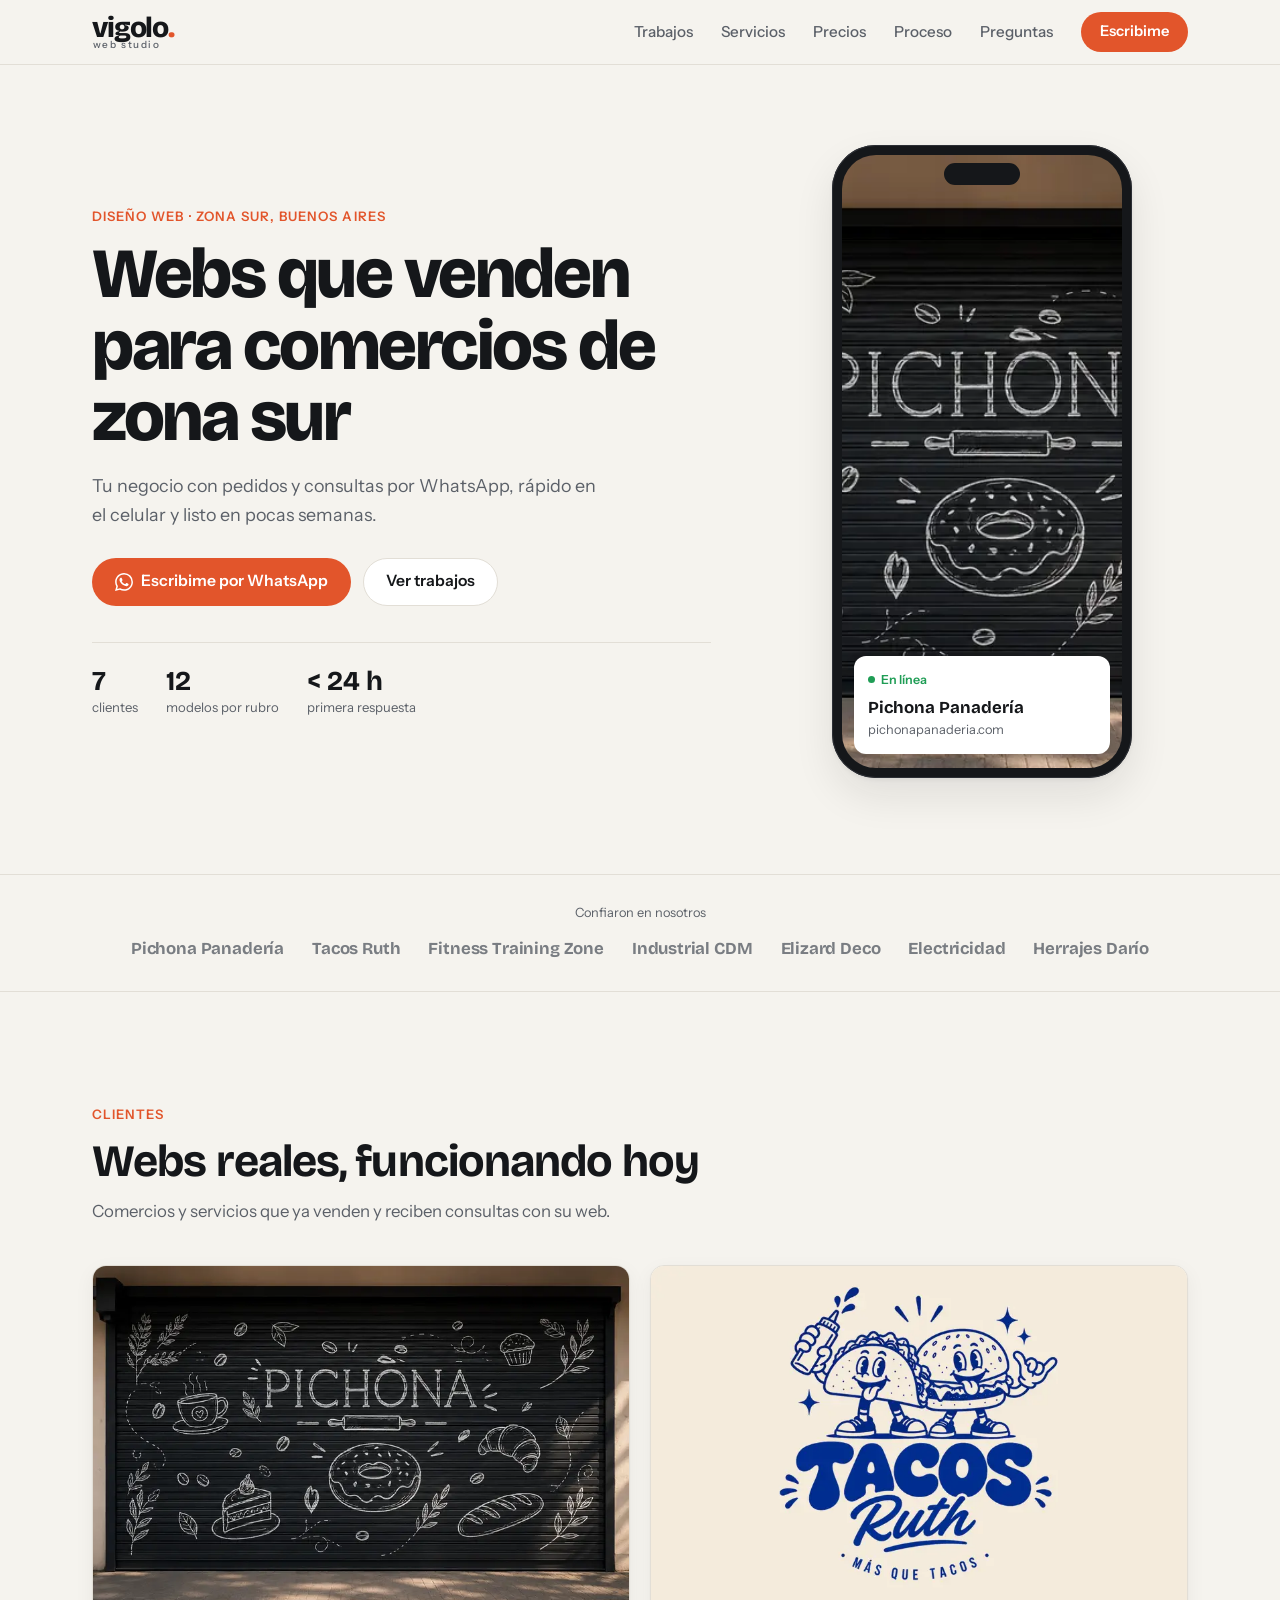
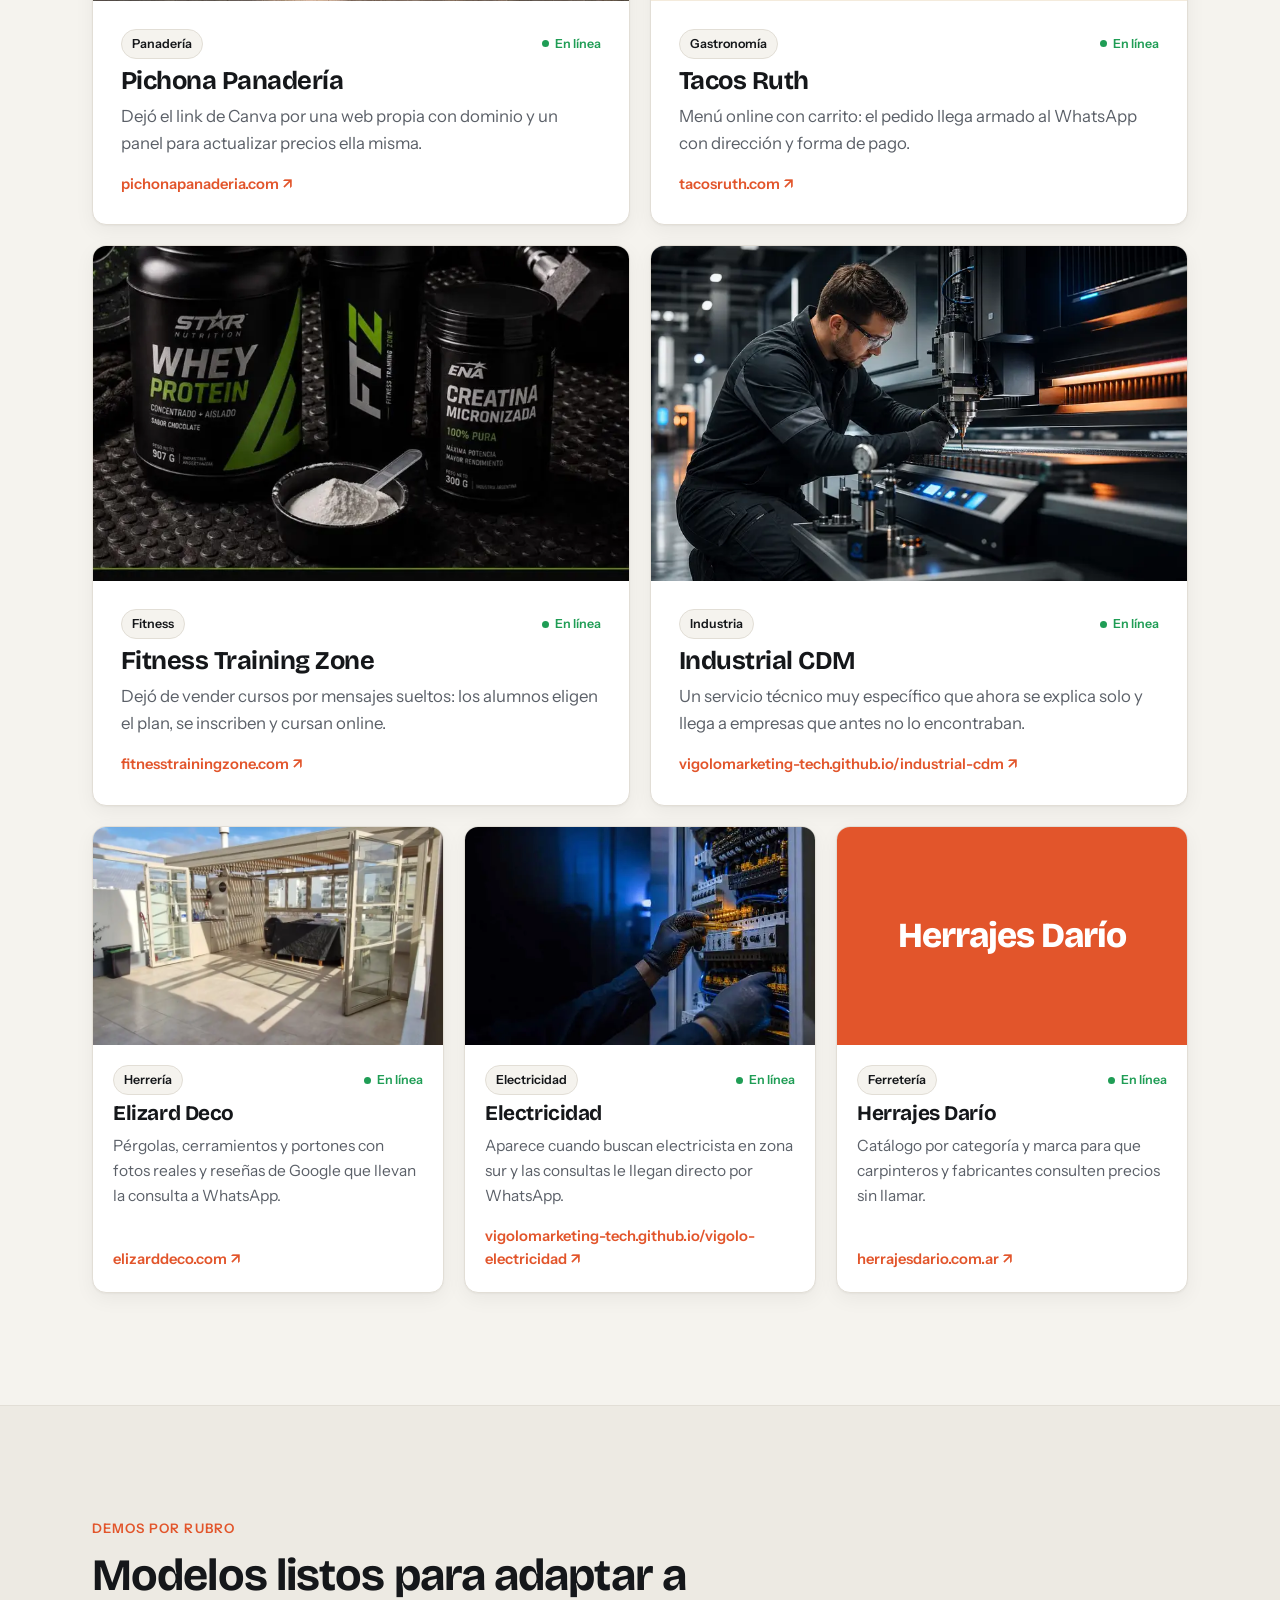
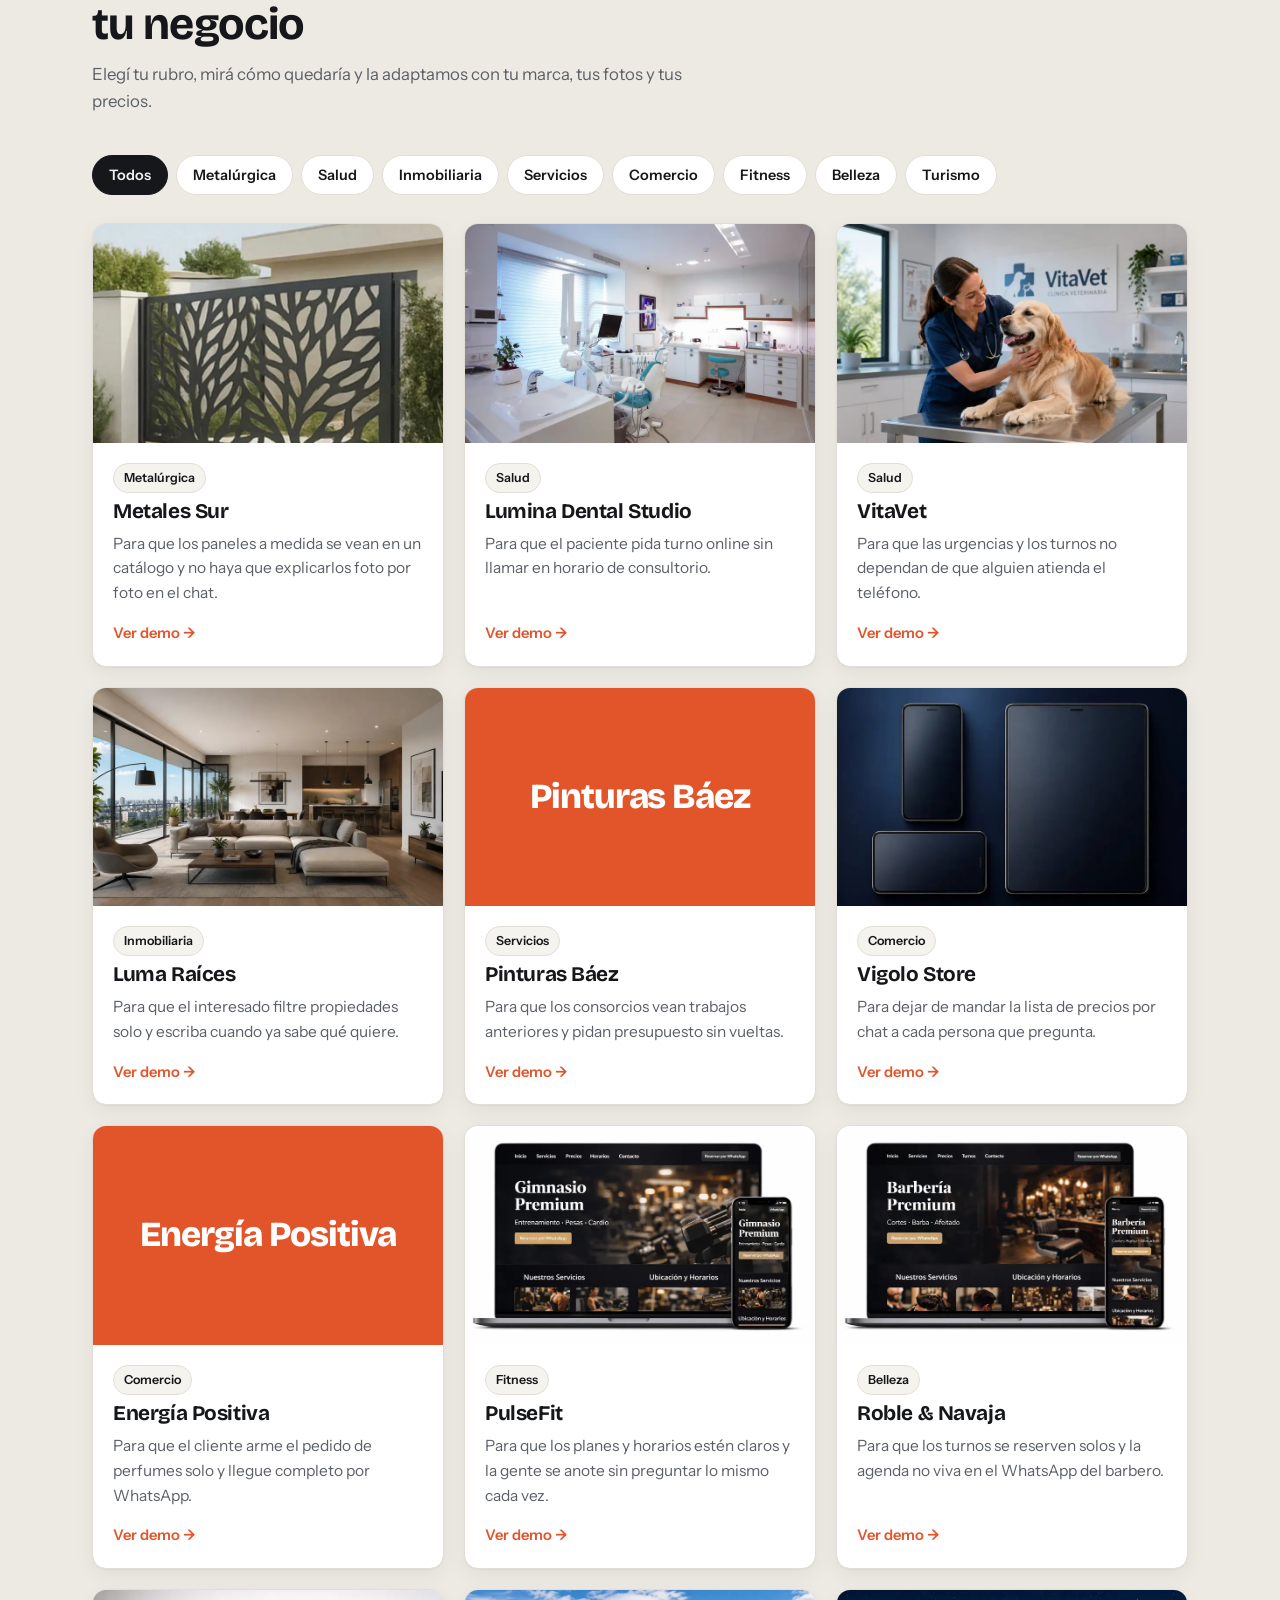
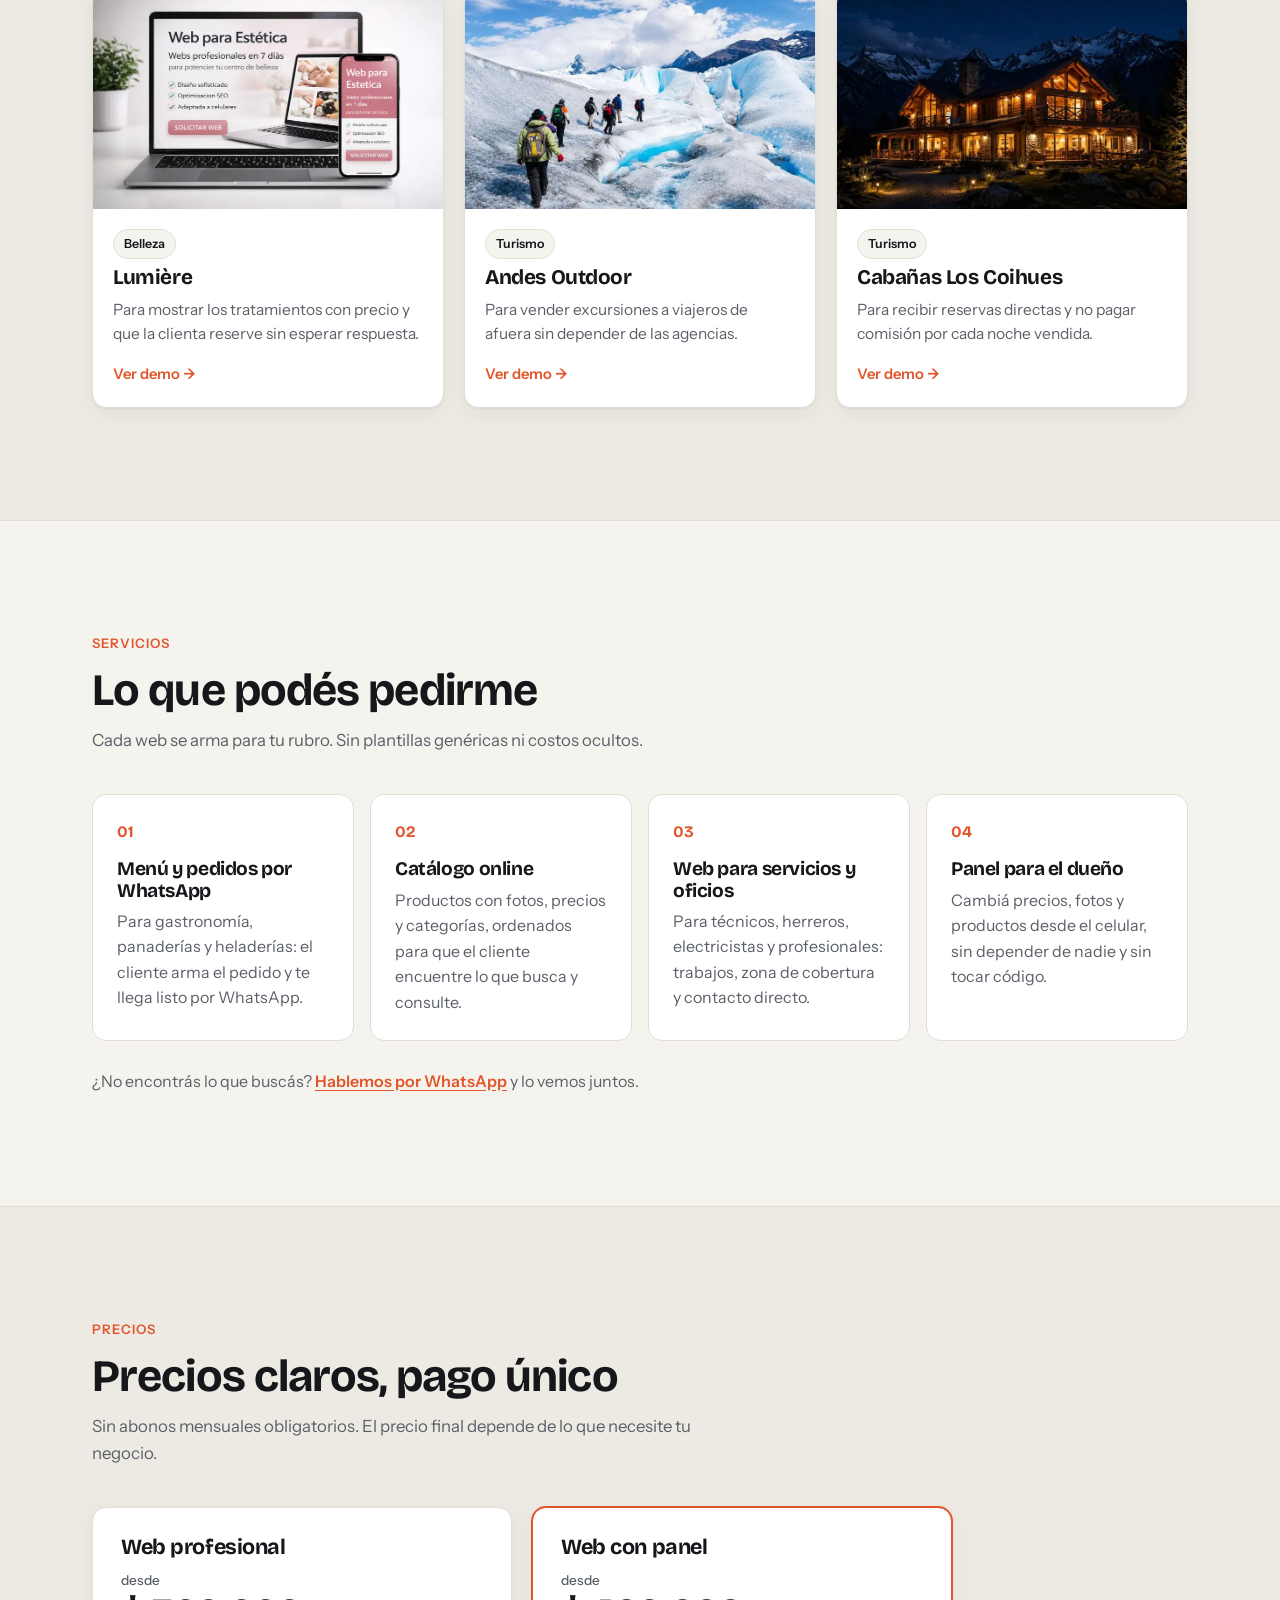
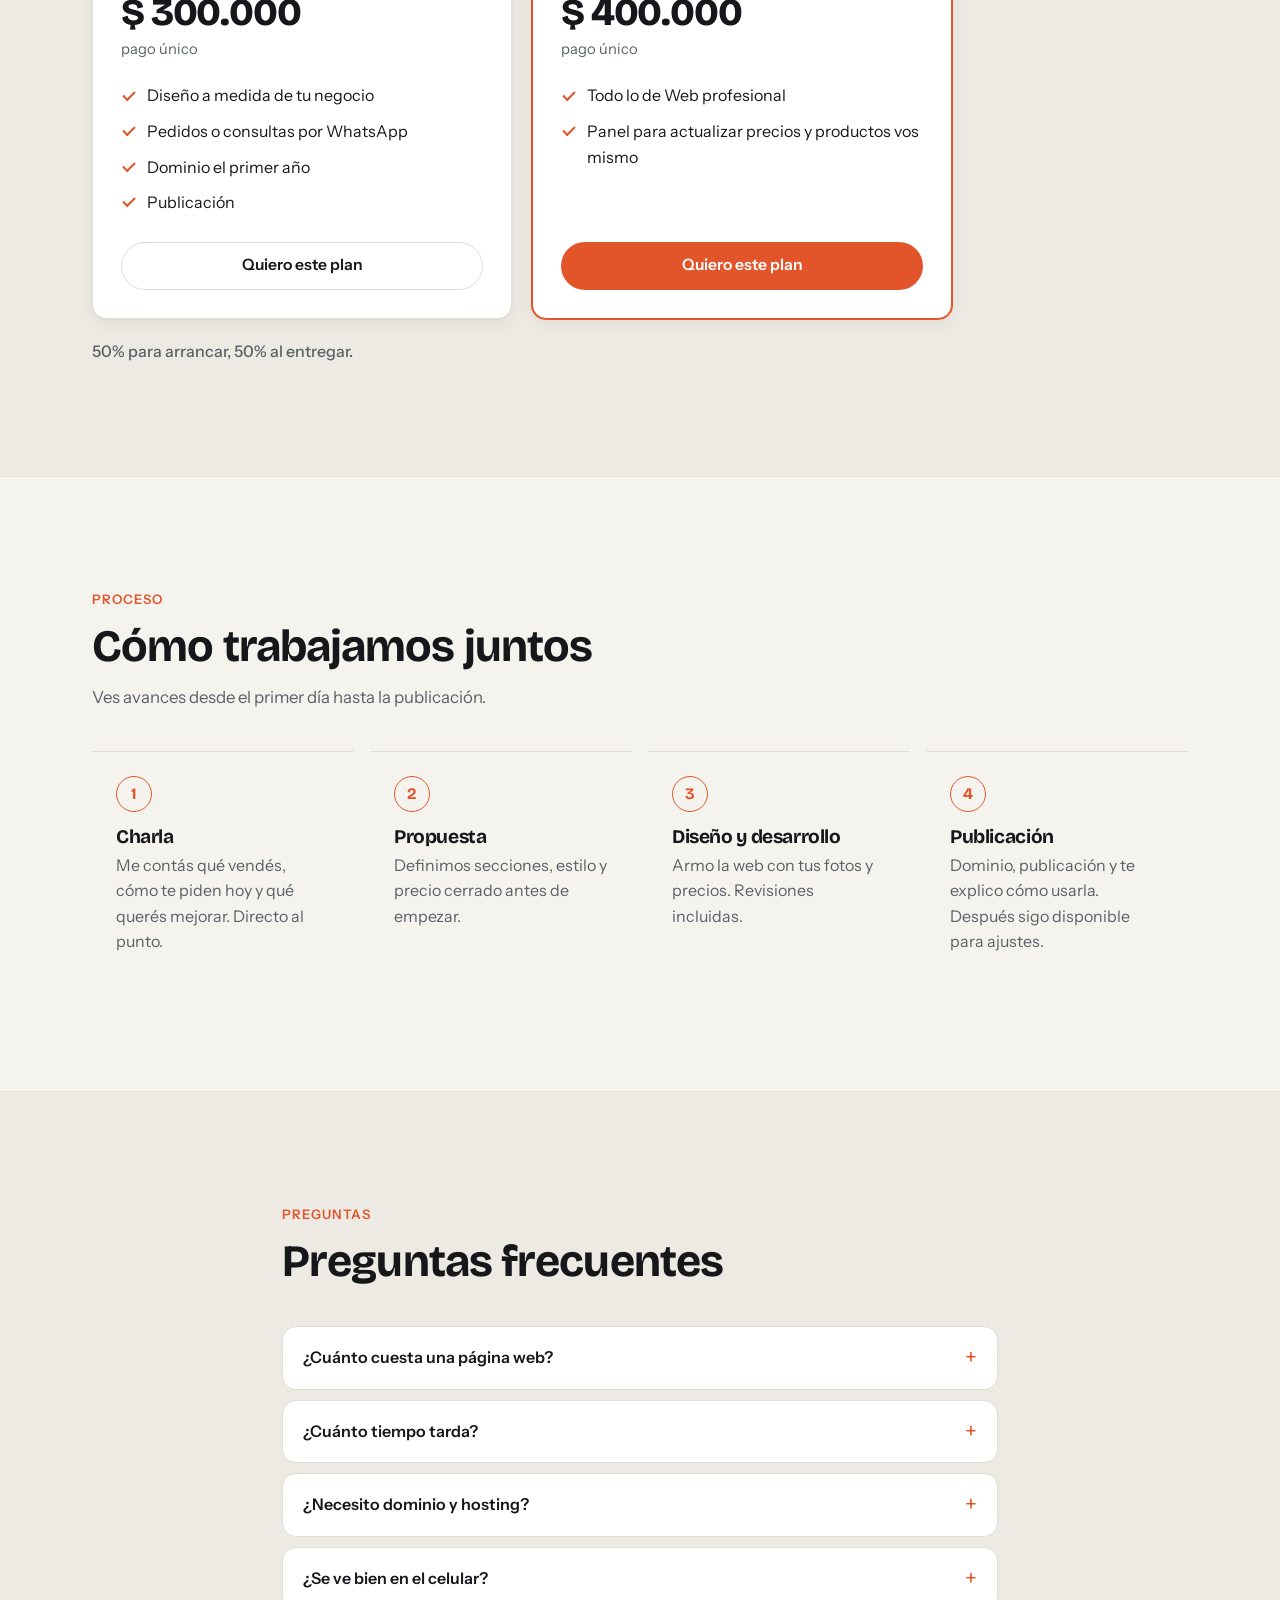
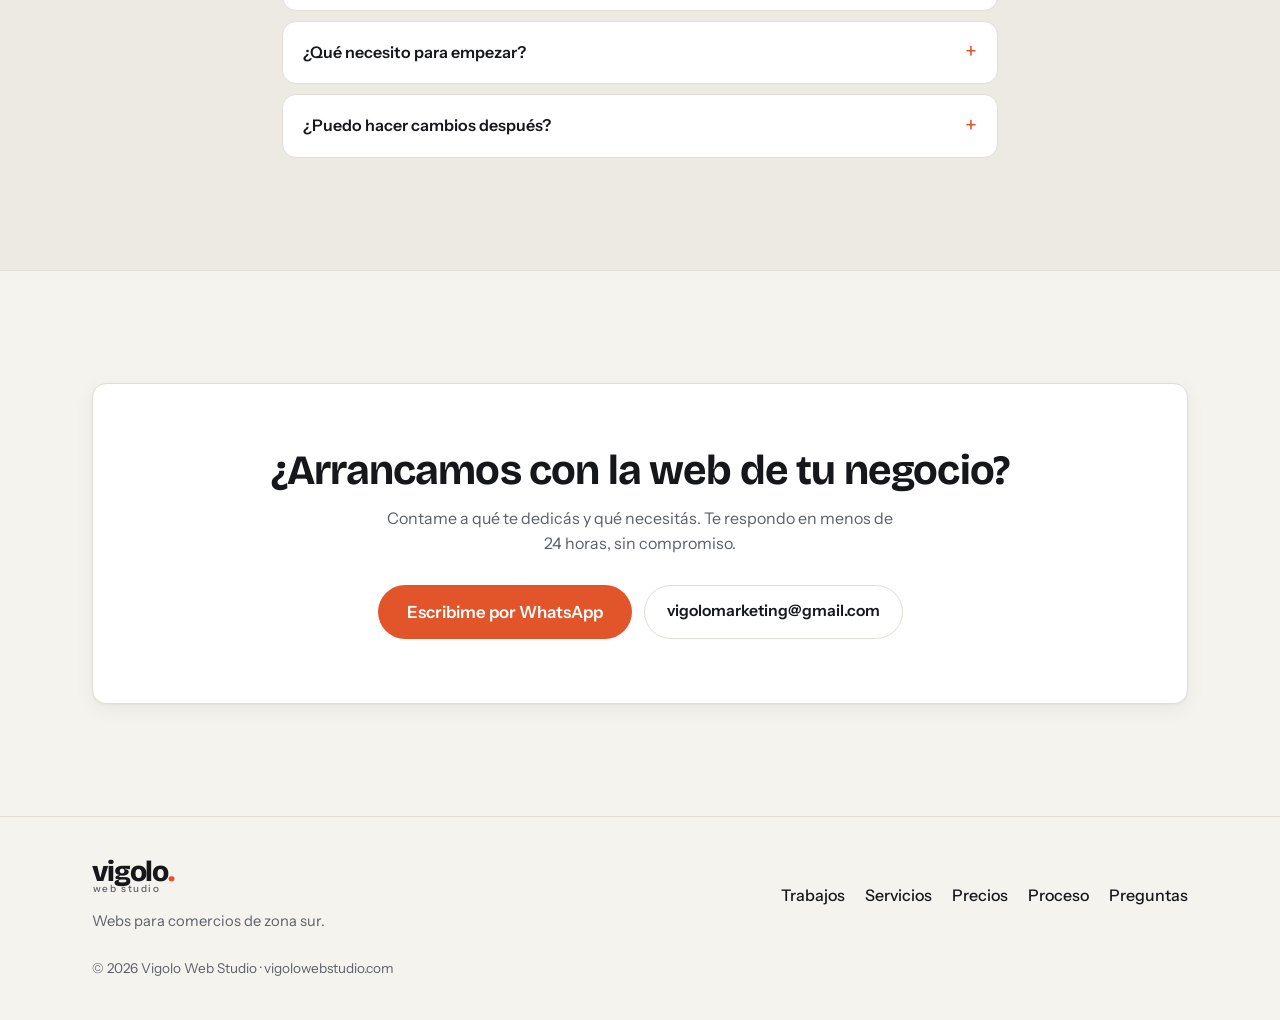
<file: index.html>
<!DOCTYPE html>
<html lang="es">
<head>
  <meta charset="UTF-8" />
  <meta name="viewport" content="width=device-width, initial-scale=1.0" />
  <script>document.documentElement.classList.add('js')</script>

  <link rel="icon" type="image/svg+xml" href="favicon.svg" />

  <!-- SEO primario -->
  <title>Vigolo Web Studio | Webs que venden para comercios de zona sur</title>
  <meta name="description" content="Webs para comercios de zona sur: pedidos y consultas por WhatsApp, diseño a medida y rápidas en el celular. Mirá trabajos reales y precios." />
  <meta name="robots" content="index, follow" />
  <link rel="canonical" href="https://vigolowebstudio.com/" />

  <!-- Open Graph -->
  <meta property="og:type" content="website" />
  <meta property="og:url" content="https://vigolowebstudio.com/" />
  <meta property="og:title" content="Vigolo Web Studio | Webs que venden para comercios de zona sur" />
  <meta property="og:description" content="Pedidos y consultas por WhatsApp, diseño a medida y rápidas en el celular. Mirá trabajos reales y precios." />
  <meta property="og:site_name" content="Vigolo Web Studio" />
  <meta property="og:locale" content="es_AR" />
  <meta property="og:image" content="https://vigolowebstudio.com/img/og.jpg" />
  <meta property="og:image:width" content="1200" />
  <meta property="og:image:height" content="630" />
  <meta property="og:image:alt" content="vigolo web studio — Webs que venden para comercios de zona sur" />

  <!-- Twitter Card -->
  <meta name="twitter:card" content="summary_large_image" />
  <meta name="twitter:title" content="Vigolo Web Studio | Webs que venden para comercios de zona sur" />
  <meta name="twitter:description" content="Pedidos y consultas por WhatsApp, diseño a medida y rápidas en el celular." />
  <meta name="twitter:image" content="https://vigolowebstudio.com/img/og.jpg" />

  <meta name="theme-color" content="#F5F3EE" media="(prefers-color-scheme: light)" />
  <meta name="theme-color" content="#121316" media="(prefers-color-scheme: dark)" />

  <!-- Fonts -->
  <link rel="preconnect" href="https://fonts.googleapis.com" />
  <link rel="preconnect" href="https://fonts.gstatic.com" crossorigin />
  <link href="https://fonts.googleapis.com/css2?family=Bricolage+Grotesque:opsz,wght@12..96,600..800&family=Instrument+Sans:wght@400..700&display=swap" rel="stylesheet" />

  <link rel="stylesheet" href="style.css" />
</head>

<body>

  <a class="skip-link" href="#main-content">Ir al contenido principal</a>

  <!-- ═══════════════════════════════════════════ HEADER -->
  <header class="header">
    <div class="container nav">
      <a href="#" class="logo" aria-label="Vigolo Web Studio — Inicio">
        <svg class="logo__svg" viewBox="0 0 124 40" aria-hidden="true">
          <text class="logo__word" x="0" y="25">vigolo<tspan class="logo__dot">.</tspan></text>
          <text class="logo__sub" x="1" y="37">web studio</text>
        </svg>
      </a>

      <button class="nav__toggle" aria-label="Abrir menú" aria-expanded="false" aria-controls="main-nav">
        <span></span>
        <span></span>
        <span></span>
      </button>

      <nav class="nav__menu" id="main-nav" aria-label="Navegación principal">
        <a href="#trabajos">Trabajos</a>
        <a href="#servicios">Servicios</a>
        <a href="#precios">Precios</a>
        <a href="#proceso">Proceso</a>
        <a href="#preguntas">Preguntas</a>
        <a
          class="btn btn--primary btn--sm"
          href="https://wa.me/5491128074105?text=Hola%2C%20quiero%20cotizar%20una%20p%C3%A1gina%20web%20para%20mi%20negocio.%20%C2%BFMe%20pas%C3%A1s%20info%3F"
          target="_blank"
          rel="noopener noreferrer"
        >Escribime</a>
      </nav>
    </div>
  </header>

  <main id="main-content">

    <!-- ═══════════════════════════════════════════ HERO -->
    <section class="hero">
      <div class="container hero__grid">

        <div class="hero__content fade-up">
          <p class="eyebrow">Diseño web · Zona sur, Buenos Aires</p>
          <h1>Webs que venden para comercios de zona sur</h1>
          <p class="hero__subtitle">Tu negocio con pedidos y consultas por WhatsApp, rápido en el celular y listo en pocas semanas.</p>

          <div class="hero__actions">
            <a
              class="btn btn--primary"
              href="https://wa.me/5491128074105?text=Hola%2C%20quiero%20cotizar%20una%20p%C3%A1gina%20web%20para%20mi%20negocio.%20%C2%BFMe%20pas%C3%A1s%20info%3F"
              target="_blank"
              rel="noopener noreferrer"
            >
              <svg width="18" height="18" viewBox="0 0 24 24" fill="currentColor" aria-hidden="true"><path d="M17.472 14.382c-.297-.149-1.758-.867-2.03-.967-.273-.099-.471-.148-.67.15-.197.297-.767.966-.94 1.164-.173.199-.347.223-.644.075-.297-.15-1.255-.463-2.39-1.475-.883-.788-1.48-1.761-1.653-2.059-.173-.297-.018-.458.13-.606.134-.133.298-.347.446-.52.149-.174.198-.298.298-.497.099-.198.05-.371-.025-.52-.075-.149-.669-1.612-.916-2.207-.242-.579-.487-.5-.669-.51-.173-.008-.371-.01-.57-.01-.198 0-.52.074-.792.372-.272.297-1.04 1.016-1.04 2.479 0 1.462 1.065 2.875 1.213 3.074.149.198 2.096 3.2 5.077 4.487.709.306 1.262.489 1.694.625.712.227 1.36.195 1.871.118.571-.085 1.758-.719 2.006-1.413.248-.694.248-1.289.173-1.413-.074-.124-.272-.198-.57-.347m-5.421 7.403h-.004a9.87 9.87 0 01-5.031-1.378l-.361-.214-3.741.982.998-3.648-.235-.374a9.86 9.86 0 01-1.51-5.26c.001-5.45 4.436-9.884 9.888-9.884 2.64 0 5.122 1.03 6.988 2.898a9.825 9.825 0 012.893 6.994c-.003 5.45-4.437 9.884-9.885 9.884m8.413-18.297A11.815 11.815 0 0012.05 0C5.495 0 .16 5.335.157 11.892c0 2.096.547 4.142 1.588 5.945L.057 24l6.305-1.654a11.882 11.882 0 005.683 1.448h.005c6.554 0 11.89-5.335 11.893-11.893a11.821 11.821 0 00-3.48-8.413z"/></svg>
              Escribime por WhatsApp
            </a>
            <a class="btn btn--secondary" href="#trabajos">Ver trabajos</a>
          </div>

          <dl class="hero__stats">
            <div><dt>clientes</dt><dd id="stat-clientes">—</dd></div>
            <div><dt>modelos por rubro</dt><dd id="stat-demos">—</dd></div>
            <div><dt>primera respuesta</dt><dd>&lt; 24 h</dd></div>
          </dl>
        </div>

        <!-- Celular con un cliente real (el primer destacado de proyectos.js) -->
        <a class="phone fade-up" id="hero-phone" href="https://pichonapanaderia.com" target="_blank" rel="noopener noreferrer" aria-label="Ver web de Pichona Panadería">
          <span class="phone__notch" aria-hidden="true"></span>
          <span class="phone__screen">
            <img id="hero-phone-img" src="img/pichona.webp" alt="Pichona Panadería" width="800" height="533" />
            <span class="phone__caption">
              <span class="live">En línea</span>
              <strong id="hero-phone-name">Pichona Panadería</strong>
              <small id="hero-phone-domain">pichonapanaderia.com</small>
            </span>
          </span>
        </a>

      </div>
    </section>

    <!-- ═══════════════════════════════════════════ FRANJA DE CLIENTES -->
    <section class="clients-strip" aria-label="Clientes">
      <div class="container">
        <p class="clients-strip__label">Confiaron en nosotros</p>
        <ul class="clients-strip__list" id="clients-strip"></ul>
      </div>
    </section>

    <!-- ═══════════════════════════════════════════ TRABAJOS -->
    <section id="trabajos" class="section" aria-labelledby="clientes-title">
      <div class="container">
        <div class="section__head fade-up">
          <p class="eyebrow">Clientes</p>
          <h2 id="clientes-title">Webs reales, funcionando hoy</h2>
          <p>Comercios y servicios que ya venden y reciben consultas con su web.</p>
        </div>

        <!-- Las cards salen de proyectos.js -->
        <div class="grid grid--featured" id="clientes-destacados"></div>
        <div class="grid" id="clientes-grid"></div>
      </div>
    </section>

    <section id="demos" class="section section--alt" aria-labelledby="demos-title">
      <div class="container">
        <div class="section__head fade-up">
          <p class="eyebrow">Demos por rubro</p>
          <h2 id="demos-title">Modelos listos para adaptar a tu negocio</h2>
          <p>Elegí tu rubro, mirá cómo quedaría y la adaptamos con tu marca, tus fotos y tus precios.</p>
        </div>

        <div class="chips" id="demos-chips" role="group" aria-label="Filtrar demos por rubro"></div>
        <div class="grid" id="demos-grid"></div>
      </div>
    </section>

    <!-- ═══════════════════════════════════════════ SERVICIOS -->
    <section id="servicios" class="section" aria-labelledby="servicios-title">
      <div class="container">
        <div class="section__head fade-up">
          <p class="eyebrow">Servicios</p>
          <h2 id="servicios-title">Lo que podés pedirme</h2>
          <p>Cada web se arma para tu rubro. Sin plantillas genéricas ni costos ocultos.</p>
        </div>

        <div class="services-grid">
          <article class="service-card fade-up">
            <span class="service-card__n">01</span>
            <h3>Menú y pedidos por WhatsApp</h3>
            <p>Para gastronomía, panaderías y heladerías: el cliente arma el pedido y te llega listo por WhatsApp.</p>
          </article>
          <article class="service-card fade-up">
            <span class="service-card__n">02</span>
            <h3>Catálogo online</h3>
            <p>Productos con fotos, precios y categorías, ordenados para que el cliente encuentre lo que busca y consulte.</p>
          </article>
          <article class="service-card fade-up">
            <span class="service-card__n">03</span>
            <h3>Web para servicios y oficios</h3>
            <p>Para técnicos, herreros, electricistas y profesionales: trabajos, zona de cobertura y contacto directo.</p>
          </article>
          <article class="service-card fade-up">
            <span class="service-card__n">04</span>
            <h3>Panel para el dueño</h3>
            <p>Cambiá precios, fotos y productos desde el celular, sin depender de nadie y sin tocar código.</p>
          </article>
        </div>

        <p class="services-note">
          ¿No encontrás lo que buscás?
          <a href="https://wa.me/5491128074105?text=Hola%2C%20tengo%20una%20idea%20para%20mi%20web.%20%C2%BFPodemos%20hablar%3F" target="_blank" rel="noopener noreferrer">Hablemos por WhatsApp</a>
          y lo vemos juntos.
        </p>
      </div>
    </section>

    <!-- ═══════════════════════════════════════════ PRECIOS -->
    <section id="precios" class="section section--alt" aria-labelledby="precios-title">
      <div class="container">
        <div class="section__head fade-up">
          <p class="eyebrow">Precios</p>
          <h2 id="precios-title">Precios claros, pago único</h2>
          <p>Sin abonos mensuales obligatorios. El precio final depende de lo que necesite tu negocio.</p>
        </div>

        <!-- Los planes salen del objeto PRECIOS en proyectos.js -->
        <div class="pricing" id="precios-grid"></div>
        <p class="pricing__note" id="precios-nota"></p>
      </div>
    </section>

    <!-- ═══════════════════════════════════════════ PROCESO -->
    <section id="proceso" class="section" aria-labelledby="proceso-title">
      <div class="container">
        <div class="section__head fade-up">
          <p class="eyebrow">Proceso</p>
          <h2 id="proceso-title">Cómo trabajamos juntos</h2>
          <p>Ves avances desde el primer día hasta la publicación.</p>
        </div>

        <ol class="steps">
          <li class="step fade-up">
            <span class="step__n">1</span>
            <h3>Charla</h3>
            <p>Me contás qué vendés, cómo te piden hoy y qué querés mejorar. Directo al punto.</p>
          </li>
          <li class="step fade-up">
            <span class="step__n">2</span>
            <h3>Propuesta</h3>
            <p>Definimos secciones, estilo y precio cerrado antes de empezar.</p>
          </li>
          <li class="step fade-up">
            <span class="step__n">3</span>
            <h3>Diseño y desarrollo</h3>
            <p>Armo la web con tus fotos y precios. Revisiones incluidas.</p>
          </li>
          <li class="step fade-up">
            <span class="step__n">4</span>
            <h3>Publicación</h3>
            <p>Dominio, publicación y te explico cómo usarla. Después sigo disponible para ajustes.</p>
          </li>
        </ol>
      </div>
    </section>

    <!-- ═══════════════════════════════════════════ TESTIMONIOS
         SECCIÓN LISTA PARA ACTIVAR — quitá los comentarios cuando tengas testimonios reales.
         Agregá los datos del cliente en cada .testimonial-card.
    ═══════════════════════════════════════════════════════════
    <section id="testimonios" class="section" aria-labelledby="testimonios-title">
      <div class="container">
        <div class="section__head fade-up">
          <p class="eyebrow">Testimonios</p>
          <h2 id="testimonios-title">Lo que dicen nuestros clientes</h2>
          <p>Resultados reales de negocios que confiaron en Vigolo Web Studio.</p>
        </div>

        <div class="testimonials-grid">

          <div class="testimonial-card fade-up">
            <div class="testimonial-card__stars" aria-label="5 estrellas">★★★★★</div>
            <p class="testimonial-card__text">"Descripción del cliente sobre cómo mejoró su negocio con la web. Breve, directo, con resultado concreto."</p>
            <div class="testimonial-card__author">
              <strong>Nombre del Cliente</strong>
              <span>Rubro · Ciudad</span>
            </div>
          </div>

          <div class="testimonial-card fade-up">
            <div class="testimonial-card__stars" aria-label="5 estrellas">★★★★★</div>
            <p class="testimonial-card__text">"Otro testimonio real con resultado medible. Ej: 'Desde que lancé la web recibo 3 consultas por semana por WhatsApp.'"</p>
            <div class="testimonial-card__author">
              <strong>Nombre del Cliente</strong>
              <span>Rubro · Ciudad</span>
            </div>
          </div>

          <div class="testimonial-card fade-up">
            <div class="testimonial-card__stars" aria-label="5 estrellas">★★★★★</div>
            <p class="testimonial-card__text">"Tercer testimonio. Podés agregar más cards siguiendo esta estructura. Mínimo 3 para que la sección tenga peso."</p>
            <div class="testimonial-card__author">
              <strong>Charly</strong>
              <span>Fitness Training Zone · Buenos Aires</span>
            </div>
          </div>

        </div>
      </div>
    </section>
    -->

    <!-- ═══════════════════════════════════════════ PREGUNTAS -->
    <section id="preguntas" class="section section--alt" aria-labelledby="preguntas-title">
      <div class="container container--narrow">
        <div class="section__head fade-up">
          <p class="eyebrow">Preguntas</p>
          <h2 id="preguntas-title">Preguntas frecuentes</h2>
        </div>

        <div class="faq">
          <details>
            <summary>¿Cuánto cuesta una página web?</summary>
            <p>Los precios arrancan en los valores de la sección <a href="#precios">Precios</a>, en un solo pago. Si tu proyecto necesita algo más, te paso un presupuesto cerrado antes de empezar.</p>
          </details>
          <details>
            <summary>¿Cuánto tiempo tarda?</summary>
            <p>Una web simple puede estar lista en pocos días; una con catálogo o panel, en una a tres semanas. Depende sobre todo de que tengamos las fotos y los precios.</p>
          </details>
          <details>
            <summary>¿Necesito dominio y hosting?</summary>
            <p>El dominio del primer año está incluido y la publicación también. Si ya tenés dominio, lo usamos sin problema.</p>
          </details>
          <details>
            <summary>¿Se ve bien en el celular?</summary>
            <p>Sí, siempre. La mayoría de tus clientes va a entrar desde Instagram en el celular, así que la web se diseña primero para ahí.</p>
          </details>
          <details>
            <summary>¿Qué necesito para empezar?</summary>
            <p>Contarme de tu negocio y pasarme logo, fotos, precios y datos de contacto. Si te falta algo, lo resolvemos juntos.</p>
          </details>
          <details>
            <summary>¿Puedo hacer cambios después?</summary>
            <p>Sí. Con el plan con panel cambiás precios y productos vos mismo; y para cualquier otro ajuste me escribís.</p>
          </details>
        </div>
      </div>
    </section>

    <!-- ═══════════════════════════════════════════ CONTACTO -->
    <section id="contacto" class="section" aria-labelledby="contacto-title">
      <div class="container">
        <div class="contact fade-up">
          <h2 id="contacto-title">¿Arrancamos con la web de tu negocio?</h2>
          <p>Contame a qué te dedicás y qué necesitás. Te respondo en menos de 24 horas, sin compromiso.</p>
          <div class="contact__actions">
            <a
              class="btn btn--primary btn--lg"
              href="https://wa.me/5491128074105?text=Hola%2C%20quiero%20cotizar%20una%20p%C3%A1gina%20web%20para%20mi%20negocio.%20%C2%BFMe%20pas%C3%A1s%20info%3F"
              target="_blank"
              rel="noopener noreferrer"
            >Escribime por WhatsApp</a>
            <a class="btn btn--secondary" href="mailto:vigolomarketing@gmail.com">vigolomarketing@gmail.com</a>
          </div>
        </div>
      </div>
    </section>

  </main>

  <!-- ═══════════════════════════════════════════ FOOTER -->
  <footer class="footer">
    <div class="container footer__inner">
      <div>
        <a href="#" class="logo" aria-label="Vigolo Web Studio — Inicio">
          <svg class="logo__svg" viewBox="0 0 124 40" aria-hidden="true">
            <text class="logo__word" x="0" y="25">vigolo<tspan class="logo__dot">.</tspan></text>
            <text class="logo__sub" x="1" y="37">web studio</text>
          </svg>
        </a>
        <p class="footer__tagline">Webs para comercios de zona sur.</p>
      </div>
      <nav class="footer__nav" aria-label="Navegación de pie de página">
        <a href="#trabajos">Trabajos</a>
        <a href="#servicios">Servicios</a>
        <a href="#precios">Precios</a>
        <a href="#proceso">Proceso</a>
        <a href="#preguntas">Preguntas</a>
      </nav>
      <p class="footer__copy">© <span id="year"></span> Vigolo Web Studio · vigolowebstudio.com</p>
    </div>
  </footer>

  <script src="proyectos.js"></script>
  <script src="main.js"></script>
</body>
</html>
</file>
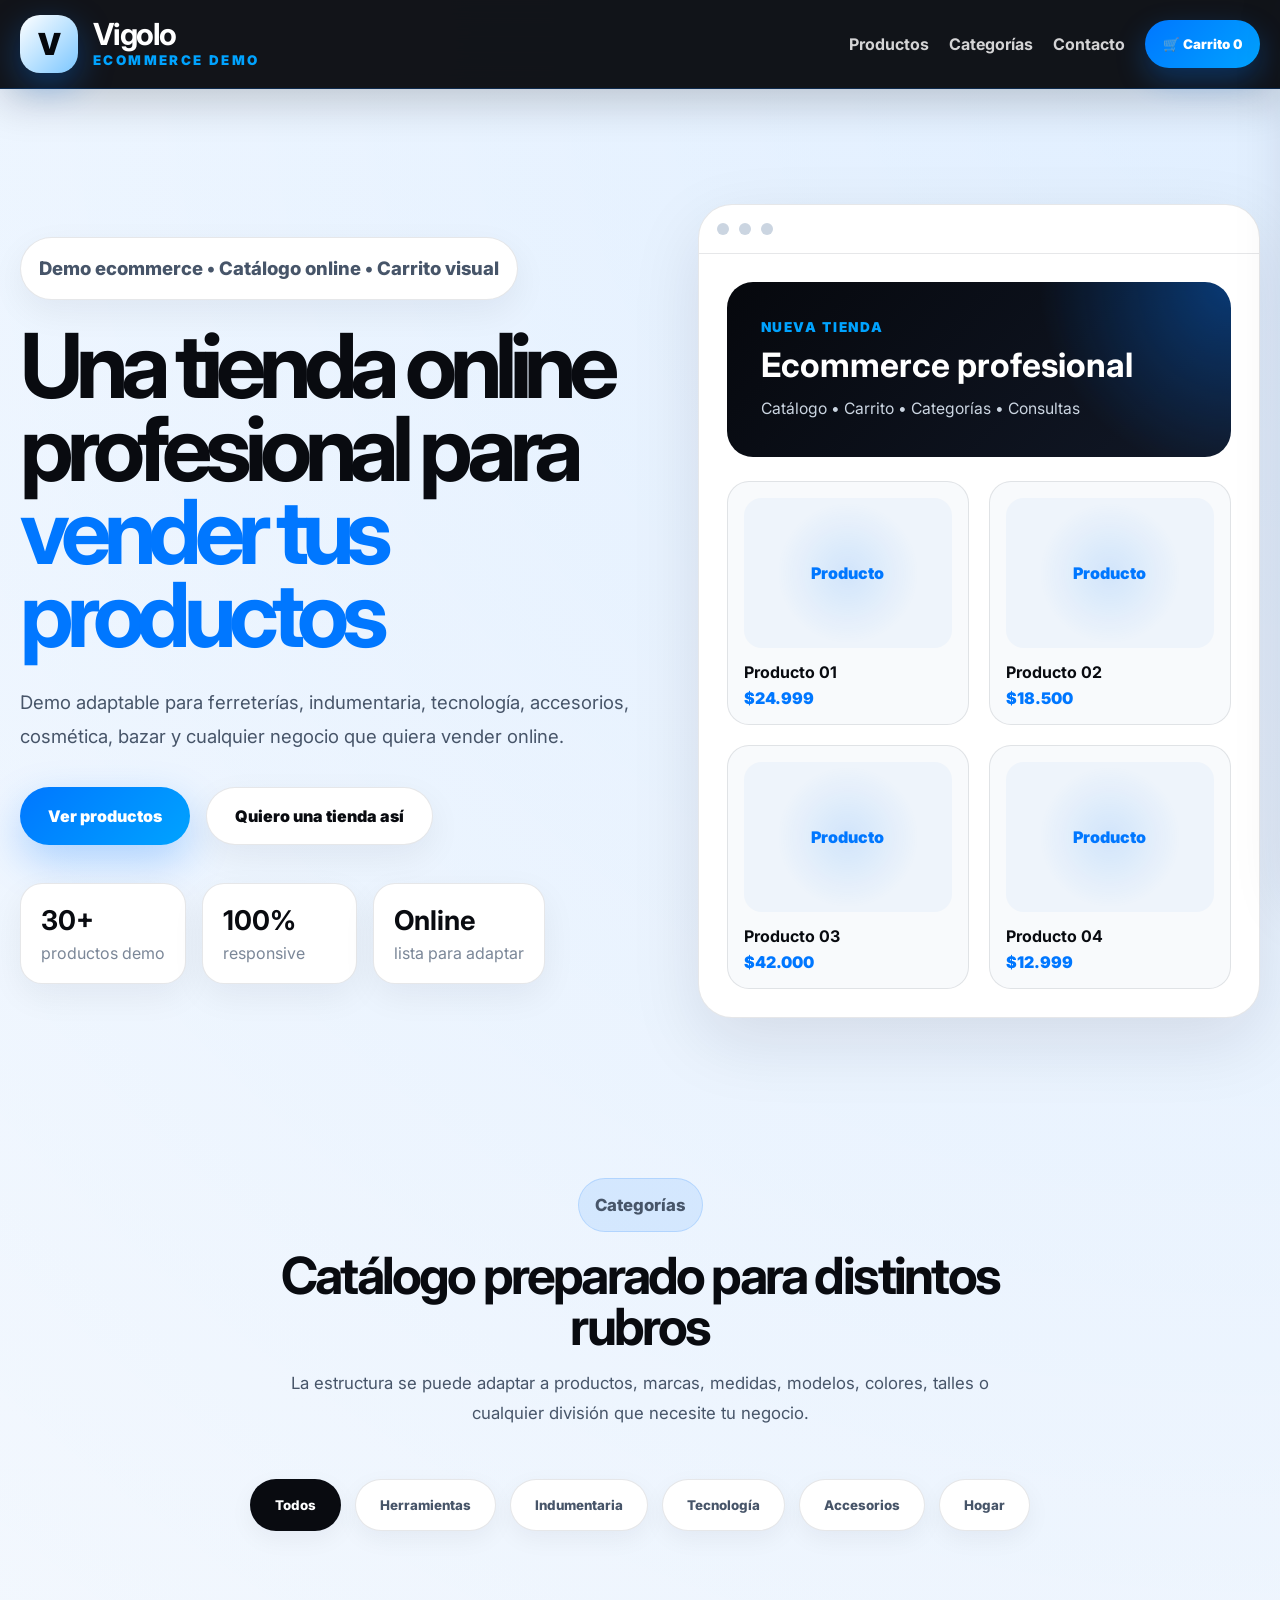
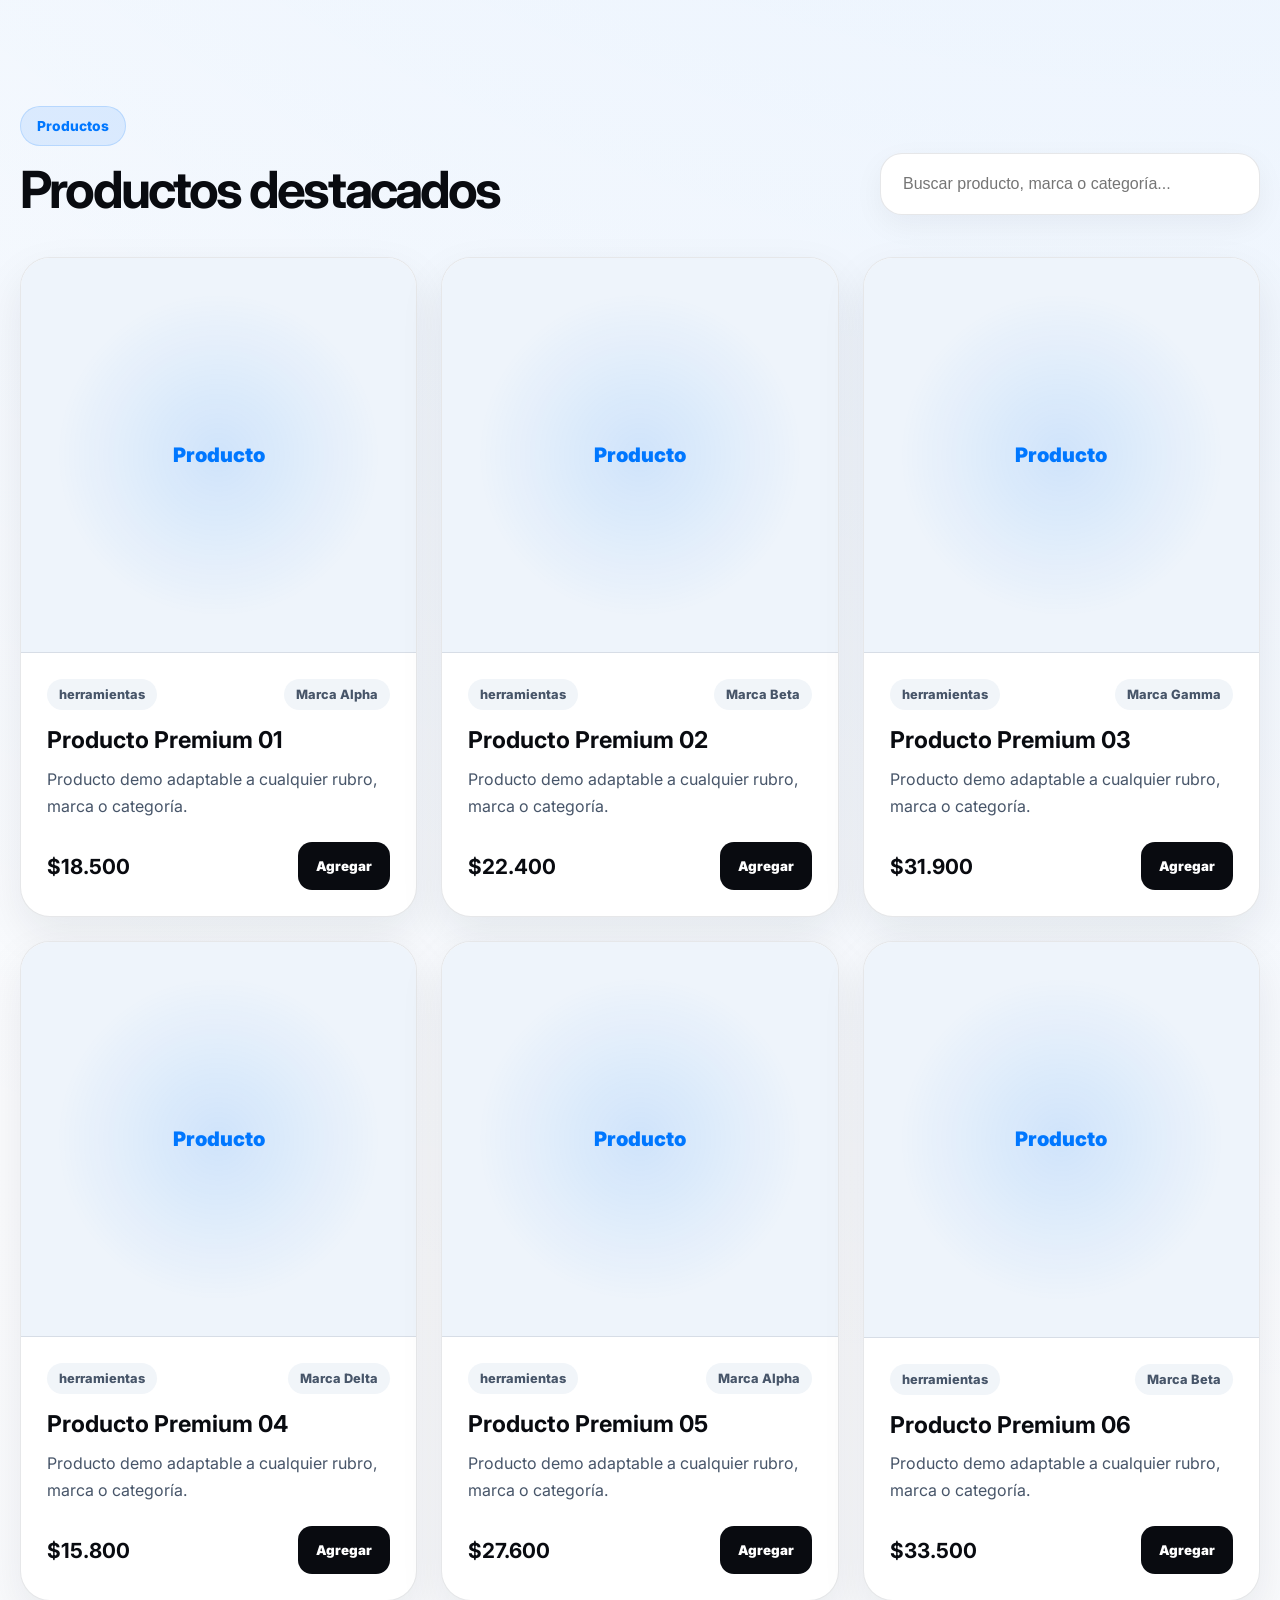
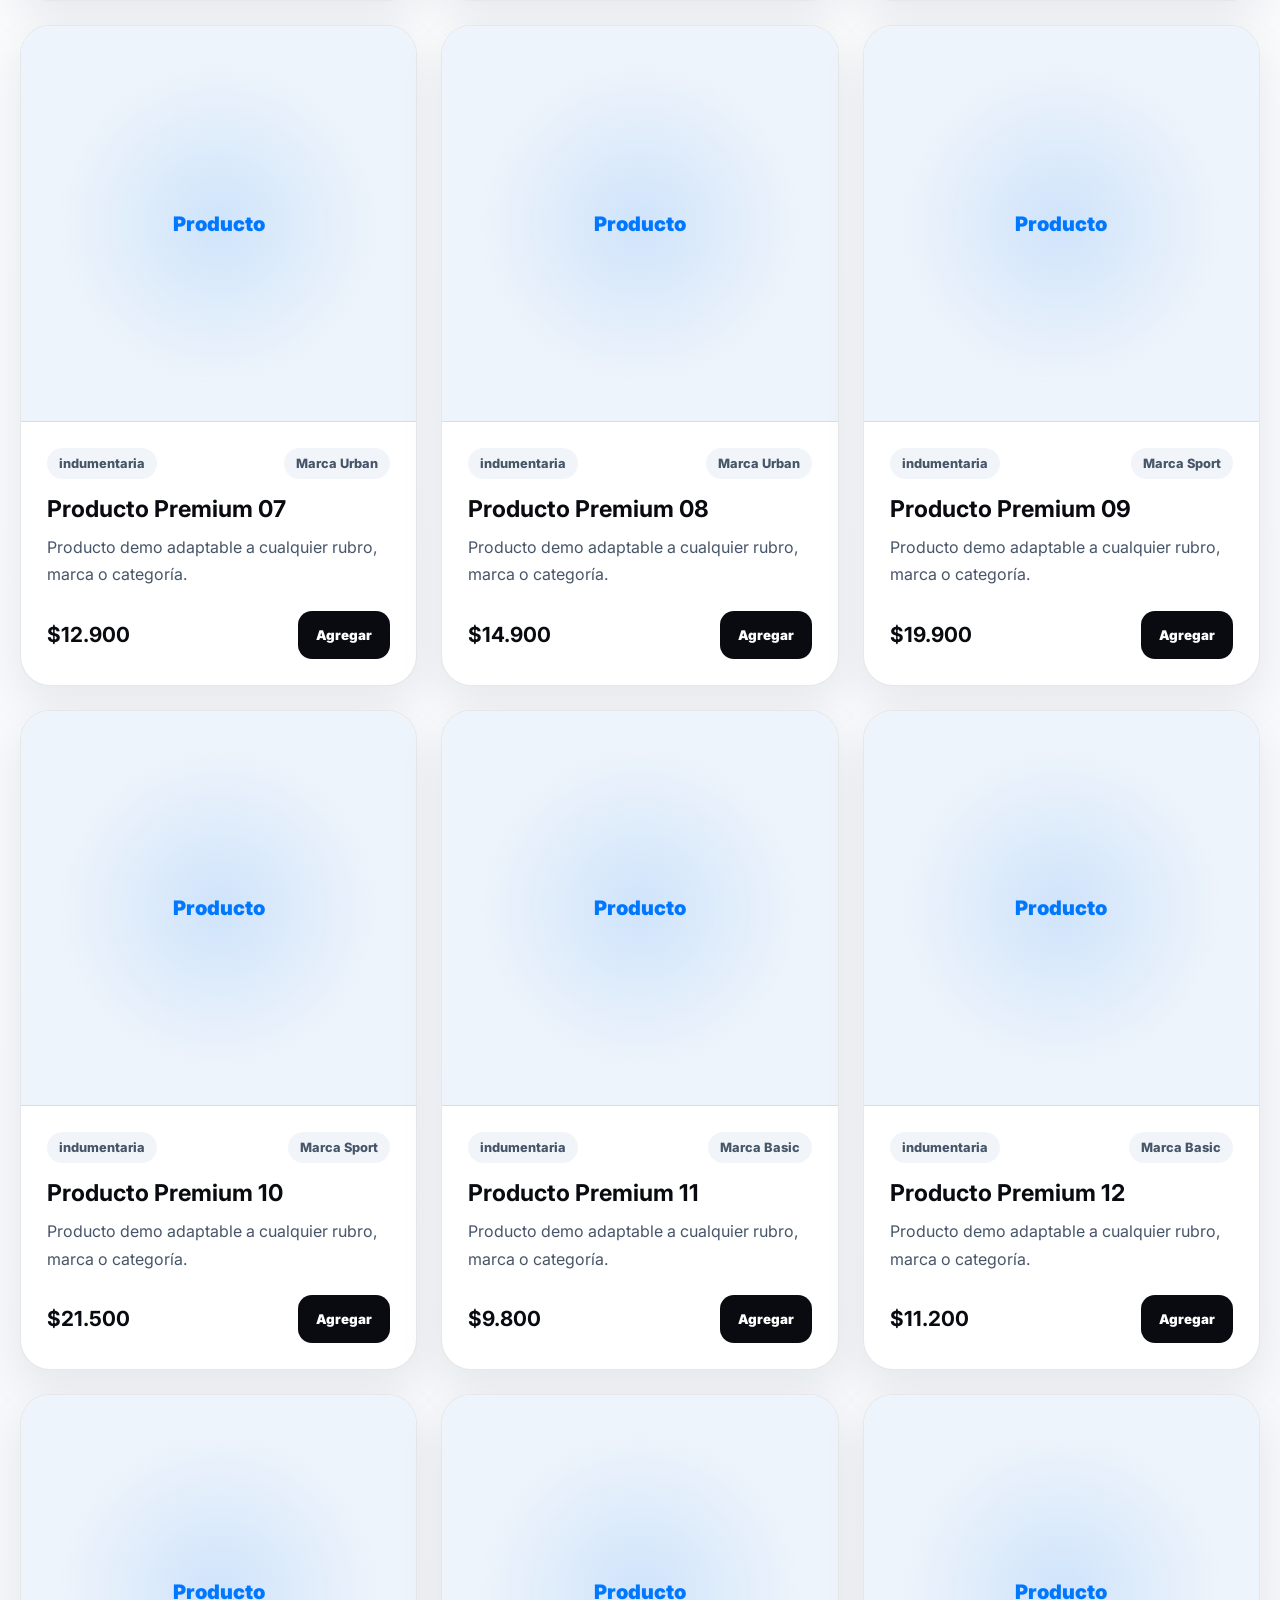
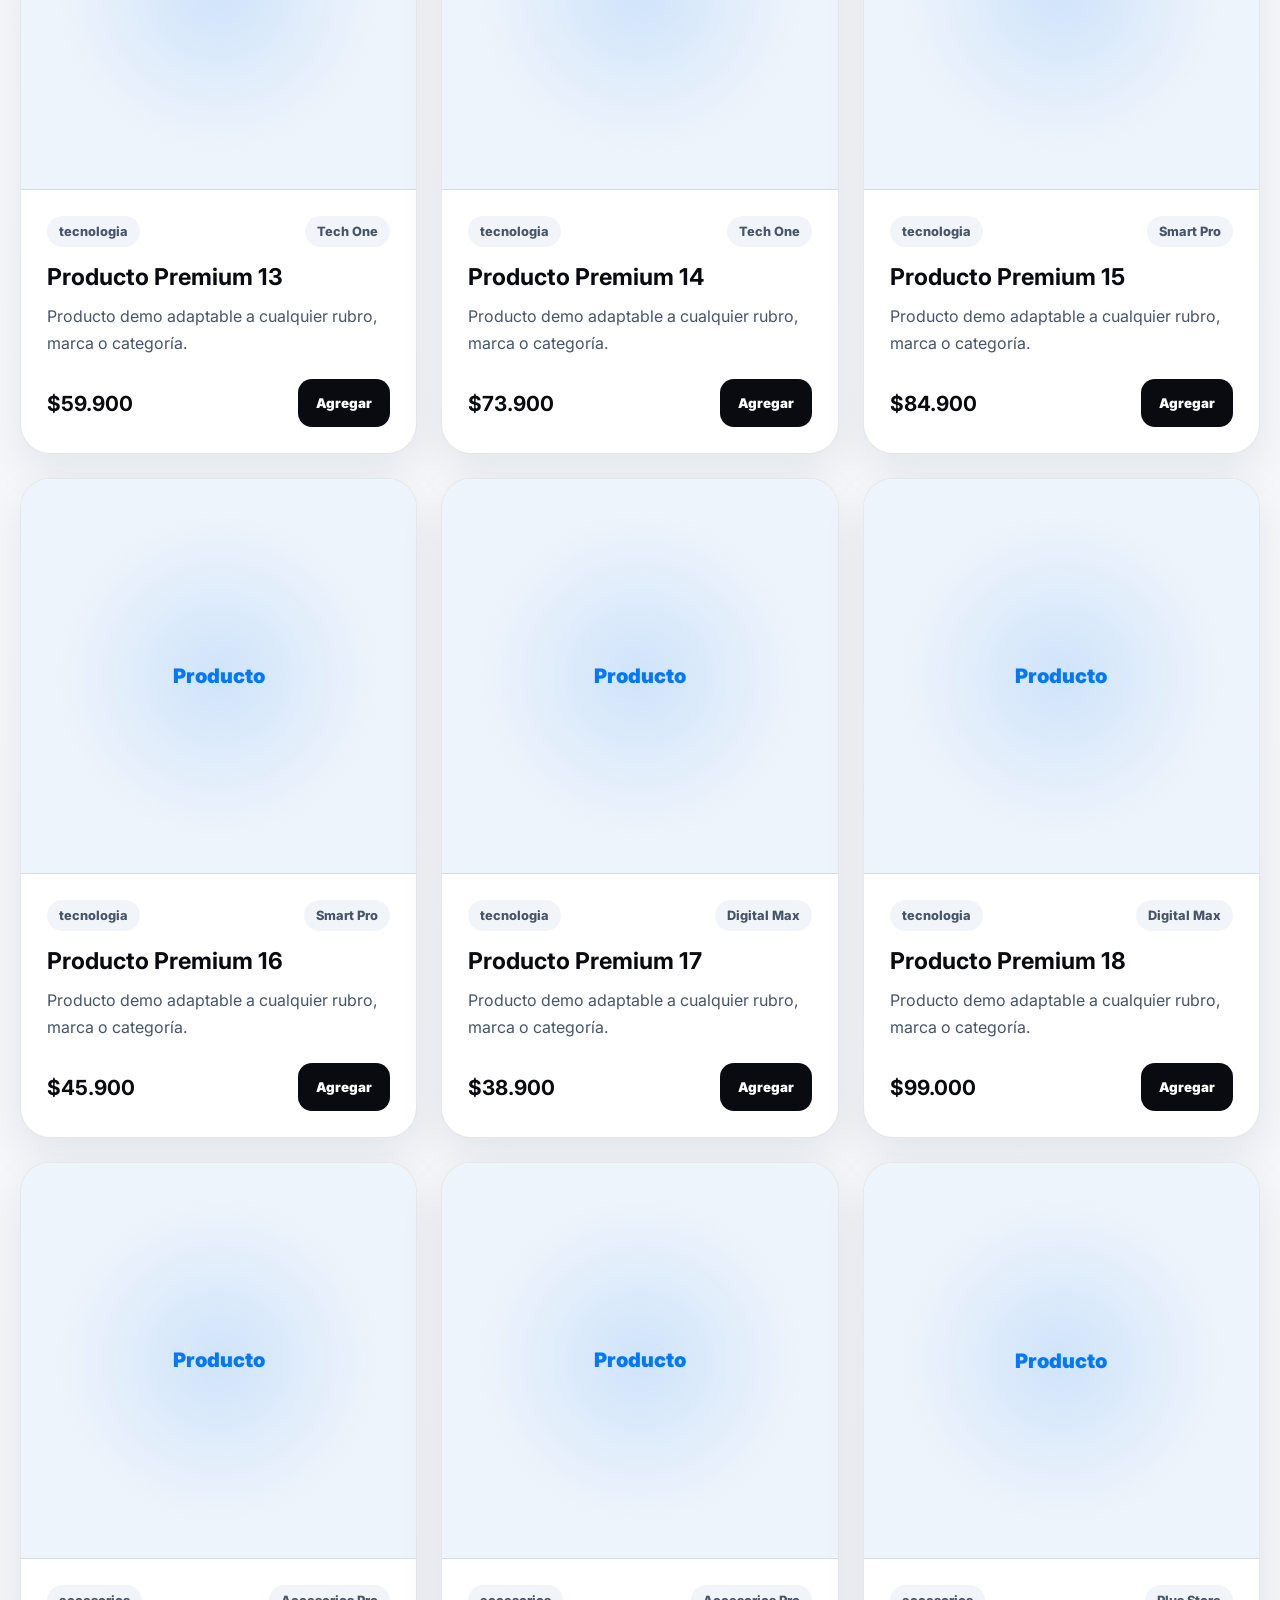
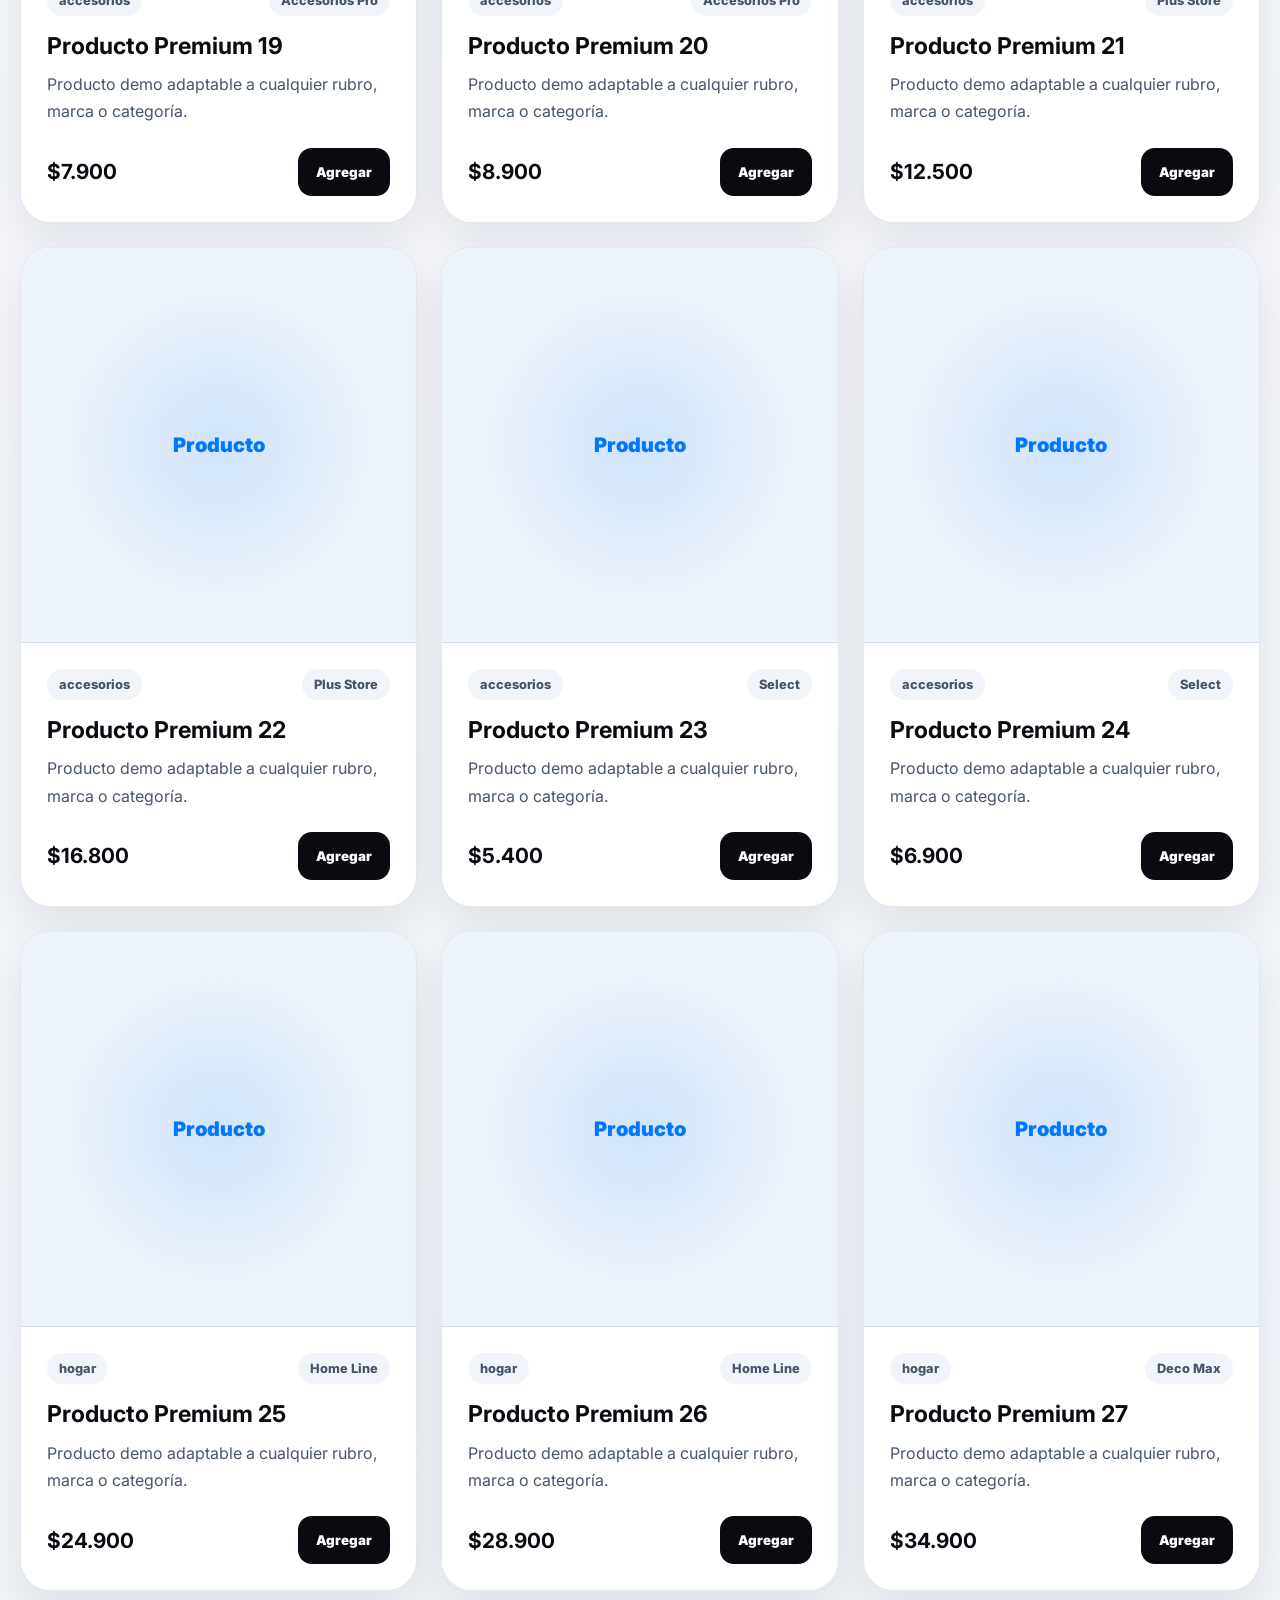
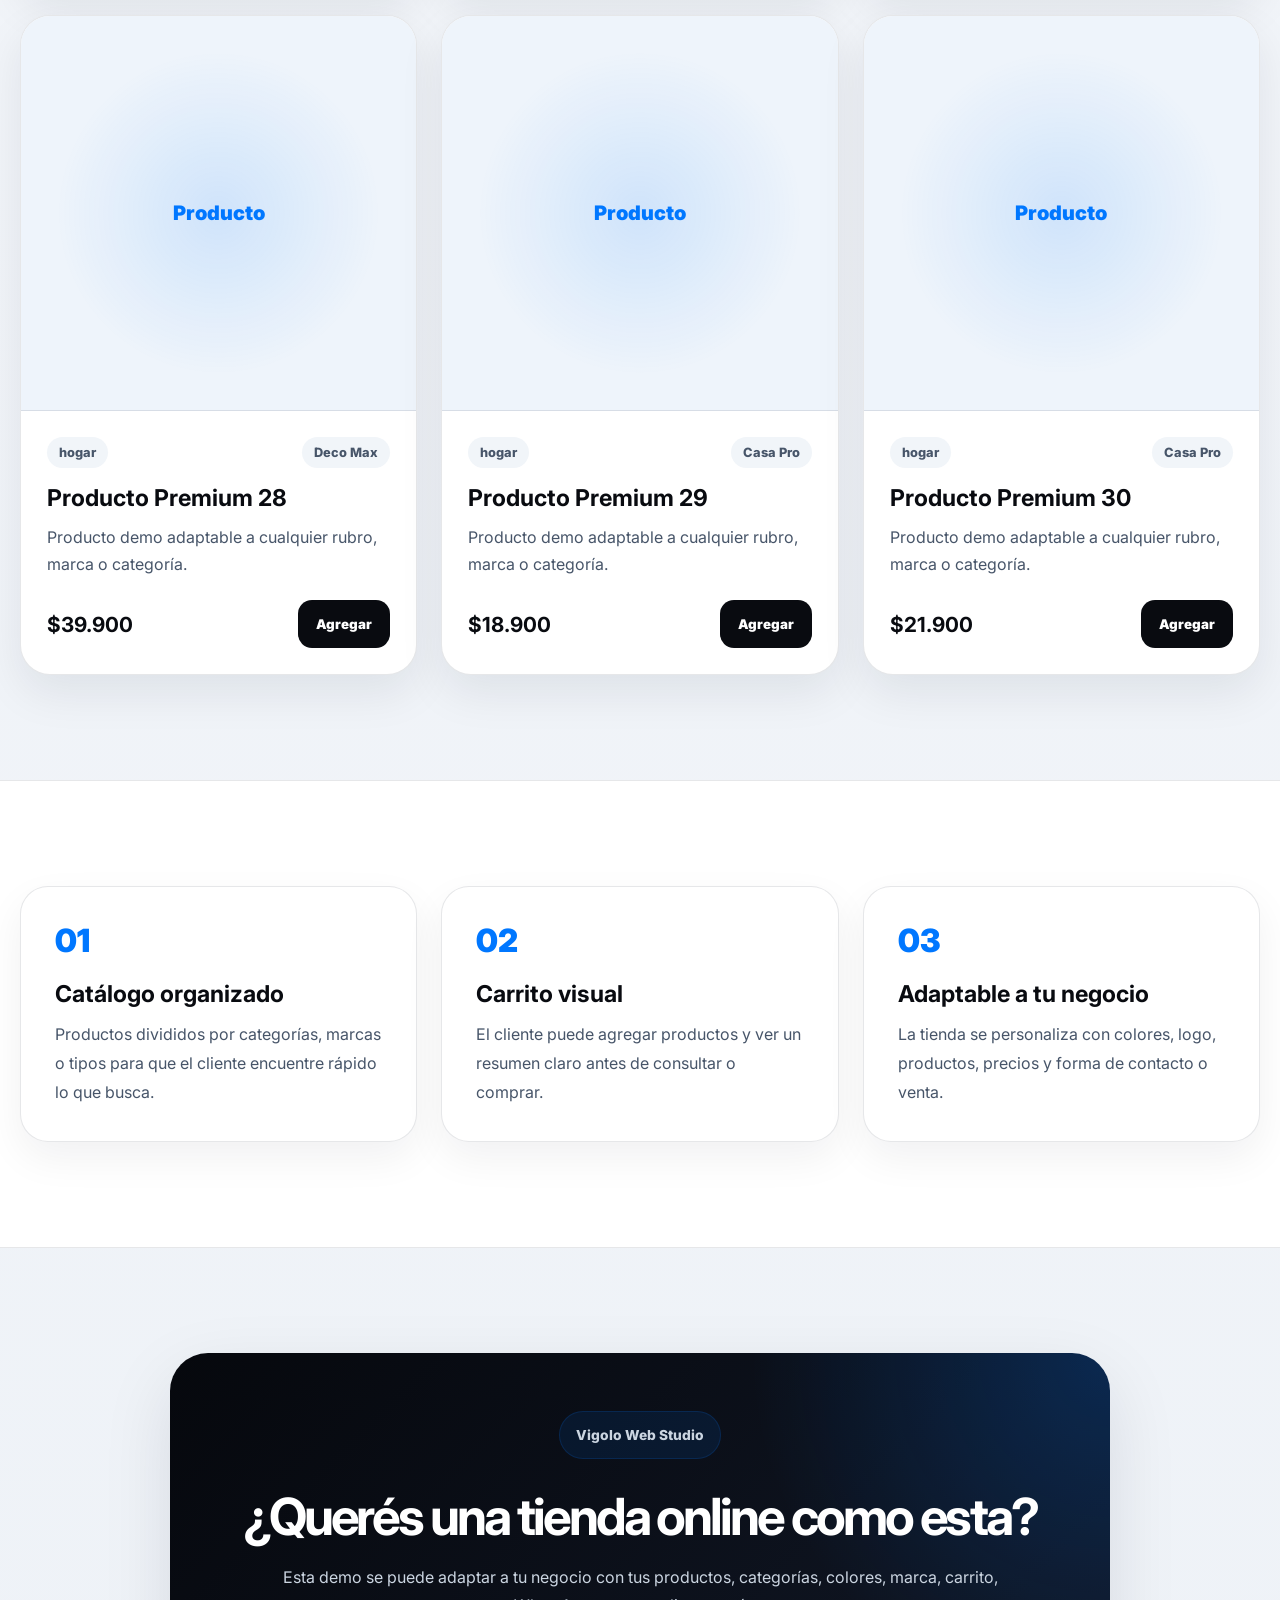
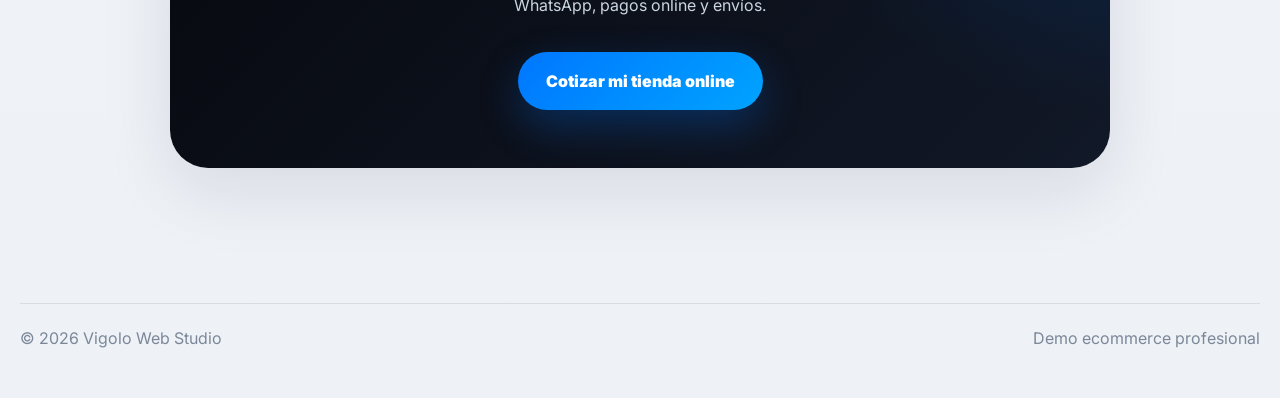
<file: ecommerce/index.html>
<!DOCTYPE html>
<html lang="es">
<head>
  <meta charset="UTF-8" />
  <meta name="viewport" content="width=device-width, initial-scale=1.0" />

  <title>Vigolo ECOMMERCE DEMO | Demo tienda online</title>

  <meta
    name="description"
    content="Demo profesional de tienda online desarrollada por Vigolo Web Studio."
  />

  <link rel="preconnect" href="https://fonts.googleapis.com" />
  <link rel="preconnect" href="https://fonts.gstatic.com" crossorigin />

  <link
    href="https://fonts.googleapis.com/css2?family=Inter:wght@400;500;600;700;800;900&display=swap"
    rel="stylesheet"
  />

  <link rel="stylesheet" href="style.css" />
</head>

<body>
  <header class="header">
    <div class="container nav">
      <a href="#" class="logo">
        <span class="logo__mark">V</span>
        <div>
          <strong>Vigolo</strong>
          <small>ECOMMERCE DEMO</small>
        </div>
      </a>

      <nav class="nav__menu">
        <a href="#productos">Productos</a>
        <a href="#categorias">Categorías</a>
        <a href="#contacto">Contacto</a>
        <button class="cart-button" id="openCart">
          🛒 Carrito <span id="cartCount">0</span>
        </button>
      </nav>
    </div>
  </header>

  <main>
    <!-- HERO -->
    <section class="hero">
      <div class="container hero__grid">
        <div class="hero__content">
          <p class="pill">Demo ecommerce • Catálogo online • Carrito visual</p>

          <h1>
            Una tienda online profesional para
            <span>vender tus productos</span>
          </h1>

          <p>
            Demo adaptable para ferreterías, indumentaria, tecnología, accesorios,
            cosmética, bazar y cualquier negocio que quiera vender online.
          </p>

          <div class="hero__actions">
            <a href="#productos" class="btn btn--primary">Ver productos</a>
            <a
              target="_blank"
              rel="noopener"
              class="btn btn--secondary"
              href="https://wa.me/5491128074105?text=Hola%2C%20quiero%20una%20tienda%20online%20como%20esta.%20%C2%BFMe%20pas%C3%A1s%20info%3F"
            >
              Quiero una tienda así
            </a>
          </div>

          <div class="hero__stats">
            <div>
              <strong>30+</strong>
              <span>productos demo</span>
            </div>
            <div>
              <strong>100%</strong>
              <span>responsive</span>
            </div>
            <div>
              <strong>Online</strong>
              <span>lista para adaptar</span>
            </div>
          </div>
        </div>

        <div class="hero__panel">
          <div class="store-preview">
            <div class="store-preview__top">
              <span></span>
              <span></span>
              <span></span>
            </div>

            <div class="store-preview__body">
              <div class="store-banner">
                <span>NUEVA TIENDA</span>
                <h3>Ecommerce profesional</h3>
                <p>Catálogo • Carrito • Categorías • Consultas</p>
              </div>

              <div class="mini-products">
                <div class="mini-card">
                  <div class="mini-image">Producto</div>
                  <h4>Producto 01</h4>
                  <span>$24.999</span>
                </div>

                <div class="mini-card">
                  <div class="mini-image">Producto</div>
                  <h4>Producto 02</h4>
                  <span>$18.500</span>
                </div>

                <div class="mini-card">
                  <div class="mini-image">Producto</div>
                  <h4>Producto 03</h4>
                  <span>$42.000</span>
                </div>

                <div class="mini-card">
                  <div class="mini-image">Producto</div>
                  <h4>Producto 04</h4>
                  <span>$12.999</span>
                </div>
              </div>
            </div>
          </div>
        </div>
      </div>
    </section>

    <!-- CATEGORÍAS -->
    <section id="categorias" class="section section--compact">
      <div class="container">
        <div class="section__head">
          <p class="eyebrow">Categorías</p>
          <h2>Catálogo preparado para distintos rubros</h2>
          <p>
            La estructura se puede adaptar a productos, marcas, medidas, modelos,
            colores, talles o cualquier división que necesite tu negocio.
          </p>
        </div>

        <div class="categories">
          <button class="category active" data-category="todos">Todos</button>
          <button class="category" data-category="herramientas">Herramientas</button>
          <button class="category" data-category="indumentaria">Indumentaria</button>
          <button class="category" data-category="tecnologia">Tecnología</button>
          <button class="category" data-category="accesorios">Accesorios</button>
          <button class="category" data-category="hogar">Hogar</button>
        </div>
      </div>
    </section>

    <!-- PRODUCTOS -->
    <section id="productos" class="section">
      <div class="container">
        <div class="products-header">
          <div>
            <p class="eyebrow">Productos</p>
            <h2>Productos destacados</h2>
          </div>

          <div class="search-box">
            <input
              type="text"
              id="searchInput"
              placeholder="Buscar producto, marca o categoría..."
            />
          </div>
        </div>

        <div class="products-grid" id="productsGrid"></div>
      </div>
    </section>

    <!-- BENEFICIOS -->
    <section class="section section--alt">
      <div class="container">
        <div class="benefits-grid">
          <article class="benefit">
            <span>01</span>
            <h3>Catálogo organizado</h3>
            <p>Productos divididos por categorías, marcas o tipos para que el cliente encuentre rápido lo que busca.</p>
          </article>

          <article class="benefit">
            <span>02</span>
            <h3>Carrito visual</h3>
            <p>El cliente puede agregar productos y ver un resumen claro antes de consultar o comprar.</p>
          </article>

          <article class="benefit">
            <span>03</span>
            <h3>Adaptable a tu negocio</h3>
            <p>La tienda se personaliza con colores, logo, productos, precios y forma de contacto o venta.</p>
          </article>
        </div>
      </div>
    </section>

    <!-- CONTACTO -->
    <section id="contacto" class="section contact">
      <div class="container">
        <div class="contact__card">
          <p class="eyebrow">Vigolo Web Studio</p>
          <h2>¿Querés una tienda online como esta?</h2>
          <p>
            Esta demo se puede adaptar a tu negocio con tus productos, categorías,
            colores, marca, carrito, WhatsApp, pagos online y envíos.
          </p>

          <a
            target="_blank"
            rel="noopener"
            class="btn btn--primary"
            href="https://wa.me/5491128074105?text=Hola%2C%20vi%20la%20demo%20de%20ecommerce%20y%20quiero%20una%20tienda%20online%20para%20mi%20negocio.%20%C2%BFMe%20pas%C3%A1s%20info%3F"
          >
            Cotizar mi tienda online
          </a>
        </div>
      </div>
    </section>
  </main>

  <!-- CARRITO -->
  <aside class="cart" id="cart">
    <div class="cart__header">
      <h3>Carrito</h3>
      <button id="closeCart">✕</button>
    </div>

    <div class="cart__items" id="cartItems">
      <p class="cart__empty">Todavía no agregaste productos.</p>
    </div>

    <div class="cart__footer">
      <div class="cart__total">
        <span>Total estimado</span>
        <strong id="cartTotal">$0</strong>
      </div>

      <a
        class="btn btn--primary btn--full"
        target="_blank"
        rel="noopener"
        href="https://wa.me/5491128074105?text=Hola%2C%20quiero%20consultar%20por%20los%20productos%20del%20carrito."
      >
        Consultar por WhatsApp
      </a>
    </div>
  </aside>

  <div class="overlay" id="overlay"></div>

  <footer class="footer">
    <div class="container footer__inner">
      <span>© <span id="year"></span> Vigolo Web Studio</span>
      <span>Demo ecommerce profesional</span>
    </div>
  </footer>

  <script>
    const products = [
      { id: 1, name: "Producto Premium 01", brand: "Marca Alpha", category: "herramientas", price: 18500 },
      { id: 2, name: "Producto Premium 02", brand: "Marca Beta", category: "herramientas", price: 22400 },
      { id: 3, name: "Producto Premium 03", brand: "Marca Gamma", category: "herramientas", price: 31900 },
      { id: 4, name: "Producto Premium 04", brand: "Marca Delta", category: "herramientas", price: 15800 },
      { id: 5, name: "Producto Premium 05", brand: "Marca Alpha", category: "herramientas", price: 27600 },
      { id: 6, name: "Producto Premium 06", brand: "Marca Beta", category: "herramientas", price: 33500 },

      { id: 7, name: "Producto Premium 07", brand: "Marca Urban", category: "indumentaria", price: 12900 },
      { id: 8, name: "Producto Premium 08", brand: "Marca Urban", category: "indumentaria", price: 14900 },
      { id: 9, name: "Producto Premium 09", brand: "Marca Sport", category: "indumentaria", price: 19900 },
      { id: 10, name: "Producto Premium 10", brand: "Marca Sport", category: "indumentaria", price: 21500 },
      { id: 11, name: "Producto Premium 11", brand: "Marca Basic", category: "indumentaria", price: 9800 },
      { id: 12, name: "Producto Premium 12", brand: "Marca Basic", category: "indumentaria", price: 11200 },

      { id: 13, name: "Producto Premium 13", brand: "Tech One", category: "tecnologia", price: 59900 },
      { id: 14, name: "Producto Premium 14", brand: "Tech One", category: "tecnologia", price: 73900 },
      { id: 15, name: "Producto Premium 15", brand: "Smart Pro", category: "tecnologia", price: 84900 },
      { id: 16, name: "Producto Premium 16", brand: "Smart Pro", category: "tecnologia", price: 45900 },
      { id: 17, name: "Producto Premium 17", brand: "Digital Max", category: "tecnologia", price: 38900 },
      { id: 18, name: "Producto Premium 18", brand: "Digital Max", category: "tecnologia", price: 99000 },

      { id: 19, name: "Producto Premium 19", brand: "Accesorios Pro", category: "accesorios", price: 7900 },
      { id: 20, name: "Producto Premium 20", brand: "Accesorios Pro", category: "accesorios", price: 8900 },
      { id: 21, name: "Producto Premium 21", brand: "Plus Store", category: "accesorios", price: 12500 },
      { id: 22, name: "Producto Premium 22", brand: "Plus Store", category: "accesorios", price: 16800 },
      { id: 23, name: "Producto Premium 23", brand: "Select", category: "accesorios", price: 5400 },
      { id: 24, name: "Producto Premium 24", brand: "Select", category: "accesorios", price: 6900 },

      { id: 25, name: "Producto Premium 25", brand: "Home Line", category: "hogar", price: 24900 },
      { id: 26, name: "Producto Premium 26", brand: "Home Line", category: "hogar", price: 28900 },
      { id: 27, name: "Producto Premium 27", brand: "Deco Max", category: "hogar", price: 34900 },
      { id: 28, name: "Producto Premium 28", brand: "Deco Max", category: "hogar", price: 39900 },
      { id: 29, name: "Producto Premium 29", brand: "Casa Pro", category: "hogar", price: 18900 },
      { id: 30, name: "Producto Premium 30", brand: "Casa Pro", category: "hogar", price: 21900 }
    ];

    const productsGrid = document.getElementById("productsGrid");
    const searchInput = document.getElementById("searchInput");
    const categoryButtons = document.querySelectorAll(".category");
    const cart = document.getElementById("cart");
    const overlay = document.getElementById("overlay");
    const openCart = document.getElementById("openCart");
    const closeCart = document.getElementById("closeCart");
    const cartItems = document.getElementById("cartItems");
    const cartCount = document.getElementById("cartCount");
    const cartTotal = document.getElementById("cartTotal");

    let selectedCategory = "todos";
    let cartProducts = [];

    function formatPrice(price) {
      return "$" + price.toLocaleString("es-AR");
    }

    function renderProducts() {
      const searchValue = searchInput.value.toLowerCase();

      const filtered = products.filter(product => {
        const matchesCategory =
          selectedCategory === "todos" || product.category === selectedCategory;

        const matchesSearch =
          product.name.toLowerCase().includes(searchValue) ||
          product.brand.toLowerCase().includes(searchValue) ||
          product.category.toLowerCase().includes(searchValue);

        return matchesCategory && matchesSearch;
      });

      productsGrid.innerHTML = filtered.map(product => `
        <article class="product-card">
          <div class="product-card__image">
            <span>Producto</span>
          </div>

          <div class="product-card__content">
            <div class="product-card__meta">
              <span>${product.category}</span>
              <small>${product.brand}</small>
            </div>

            <h3>${product.name}</h3>
            <p>Producto demo adaptable a cualquier rubro, marca o categoría.</p>

            <div class="product-card__bottom">
              <strong>${formatPrice(product.price)}</strong>
              <button onclick="addToCart(${product.id})">Agregar</button>
            </div>
          </div>
        </article>
      `).join("");
    }

    function addToCart(id) {
      const product = products.find(item => item.id === id);
      cartProducts.push(product);
      updateCart();
      openCartPanel();
    }

    function updateCart() {
      cartCount.textContent = cartProducts.length;

      if (cartProducts.length === 0) {
        cartItems.innerHTML = `<p class="cart__empty">Todavía no agregaste productos.</p>`;
        cartTotal.textContent = "$0";
        return;
      }

      cartItems.innerHTML = cartProducts.map((product, index) => `
        <div class="cart-item">
          <div>
            <strong>${product.name}</strong>
            <span>${product.brand}</span>
          </div>
          <button onclick="removeFromCart(${index})">✕</button>
        </div>
      `).join("");

      const total = cartProducts.reduce((sum, product) => sum + product.price, 0);
      cartTotal.textContent = formatPrice(total);
    }

    function removeFromCart(index) {
      cartProducts.splice(index, 1);
      updateCart();
    }

    function openCartPanel() {
      cart.classList.add("active");
      overlay.classList.add("active");
    }

    function closeCartPanel() {
      cart.classList.remove("active");
      overlay.classList.remove("active");
    }

    categoryButtons.forEach(button => {
      button.addEventListener("click", () => {
        categoryButtons.forEach(btn => btn.classList.remove("active"));
        button.classList.add("active");
        selectedCategory = button.dataset.category;
        renderProducts();
      });
    });

    searchInput.addEventListener("input", renderProducts);
    openCart.addEventListener("click", openCartPanel);
    closeCart.addEventListener("click", closeCartPanel);
    overlay.addEventListener("click", closeCartPanel);

    document.getElementById("year").textContent = new Date().getFullYear();

    renderProducts();
  </script>
</body>
</html>
</file>
<file: style.css>
/* ══════════════════════════════════════════════════════════════
   Vigolo Web Studio — style.css
   Tema claro hueso · acento naranja quemado · modo oscuro automático
   Mobile-first: los estilos base son para celular, los @media agrandan.
══════════════════════════════════════════════════════════════ */

:root {
  --bg:        #F5F3EE;
  --bg-alt:    #EDEAE3;
  --surface:   #FFFFFF;
  --text:      #15171A;
  --muted:     #5B6068;
  --border:    #E2DED6;
  --accent:    #E2552B;
  --accent-hover: #C9441D;
  --on-accent: #FFFFFF;
  --live:      #1F9D55;

  --font-head: "Bricolage Grotesque", system-ui, -apple-system, "Segoe UI", sans-serif;
  --font-body: "Instrument Sans", system-ui, -apple-system, "Segoe UI", sans-serif;

  --radius:    14px;
  --shadow:    0 1px 2px rgba(21, 23, 26, 0.04), 0 6px 20px rgba(21, 23, 26, 0.05);
  --shadow-lg: 0 2px 4px rgba(21, 23, 26, 0.05), 0 18px 40px rgba(21, 23, 26, 0.09);
  --container: 1160px;
  --ease:      cubic-bezier(0.2, 0.7, 0.2, 1);
}

@media (prefers-color-scheme: dark) {
  :root {
    --bg:        #121316;
    --bg-alt:    #17191D;
    --surface:   #1D1F24;
    --text:      #F1EFEA;
    --muted:     #A2A7AF;
    --border:    #2C2F35;
    --accent:    #EE6A41;
    --accent-hover: #F38460;
    --on-accent: #15171A;
    --live:      #3CC47A;
    --shadow:    0 1px 2px rgba(0, 0, 0, 0.3);
    --shadow-lg: 0 18px 40px rgba(0, 0, 0, 0.45);
  }
}

/* ── BASE ─────────────────────────────────────── */

*, *::before, *::after { margin: 0; padding: 0; box-sizing: border-box; }

html {
  scroll-behavior: smooth;
  scroll-padding-top: 76px;
  -webkit-text-size-adjust: 100%;
  -webkit-font-smoothing: antialiased;
}

body {
  font-family: var(--font-body);
  font-size: 1rem;
  line-height: 1.6;
  color: var(--text);
  background: var(--bg);
  overflow-x: hidden;
}

body.no-scroll { overflow: hidden; }

img { max-width: 100%; display: block; }
a   { color: inherit; text-decoration: none; }
ul, ol { list-style: none; }
[hidden] { display: none !important; }

h1, h2, h3 {
  font-family: var(--font-head);
  line-height: 1.1;
  letter-spacing: -0.02em;
  font-weight: 700;
}

:where(a, button, summary):focus-visible {
  outline: 2px solid var(--accent);
  outline-offset: 3px;
  border-radius: 6px;
}

.skip-link {
  position: absolute;
  left: 16px;
  top: -60px;
  z-index: 100;
  padding: 10px 16px;
  background: var(--text);
  color: var(--bg);
  border-radius: 8px;
}
.skip-link:focus { top: 12px; }

.container {
  width: 100%;
  max-width: var(--container);
  margin: 0 auto;
  padding: 0 20px;
}
.container--narrow { max-width: 780px; }

/* ── BOTONES ──────────────────────────────────── */

.btn {
  display: inline-flex;
  align-items: center;
  justify-content: center;
  gap: 8px;
  min-height: 48px;
  padding: 12px 22px;
  border: 1px solid transparent;
  border-radius: 999px;
  font-family: var(--font-body);
  font-weight: 600;
  font-size: 0.98rem;
  line-height: 1.2;
  text-align: center;
  cursor: pointer;
  transition: background-color 0.2s, border-color 0.2s, transform 0.2s;
}
.btn:active { transform: translateY(1px); }

.btn--primary { background: var(--accent); color: var(--on-accent); }
.btn--primary:hover { background: var(--accent-hover); }

.btn--secondary {
  background: var(--surface);
  color: var(--text);
  border-color: var(--border);
}
.btn--secondary:hover { border-color: var(--text); }

.btn--sm { min-height: 40px; padding: 8px 18px; font-size: 0.92rem; }
.btn--lg { min-height: 54px; padding: 14px 28px; font-size: 1.05rem; }

/* ── HEADER ───────────────────────────────────── */

.header {
  position: sticky;
  top: 0;
  z-index: 50;
  background: color-mix(in srgb, var(--bg) 88%, transparent);
  backdrop-filter: blur(10px);
  -webkit-backdrop-filter: blur(10px);
  border-bottom: 1px solid var(--border);
}

.nav {
  display: flex;
  align-items: center;
  justify-content: space-between;
  height: 64px;
}

.logo { display: inline-flex; color: var(--text); }
.logo__svg { width: 118px; height: auto; overflow: visible; }
.logo__word {
  font-family: var(--font-head);
  font-weight: 800;
  font-size: 30px;
  letter-spacing: -1.2px;
  fill: currentColor;
}
.logo__dot { fill: var(--accent); }
.logo__sub {
  font-family: var(--font-body);
  font-weight: 500;
  font-size: 10.5px;
  letter-spacing: 1.6px;
  fill: var(--muted);
}

.nav__toggle {
  display: flex;
  flex-direction: column;
  justify-content: center;
  gap: 5px;
  width: 44px;
  height: 44px;
  padding: 10px;
  background: none;
  border: 0;
  cursor: pointer;
}
.nav__toggle span {
  display: block;
  height: 2px;
  background: var(--text);
  border-radius: 2px;
  transition: transform 0.25s, opacity 0.25s;
}
.nav__toggle[aria-expanded="true"] span:nth-child(1) { transform: translateY(7px) rotate(45deg); }
.nav__toggle[aria-expanded="true"] span:nth-child(2) { opacity: 0; }
.nav__toggle[aria-expanded="true"] span:nth-child(3) { transform: translateY(-7px) rotate(-45deg); }

.nav__menu {
  position: fixed;
  inset: 64px 0 0 0;
  display: none;
  flex-direction: column;
  gap: 4px;
  padding: 24px 20px;
  background: var(--bg);
}
.nav__menu--open { display: flex; }
.nav__menu a:not(.btn) {
  padding: 14px 4px;
  font-family: var(--font-head);
  font-size: 1.4rem;
  font-weight: 600;
  border-bottom: 1px solid var(--border);
}
.nav__menu .btn { margin-top: 20px; min-height: 52px; font-size: 1rem; }

/* ── TEXTOS COMUNES ───────────────────────────── */

.eyebrow {
  margin-bottom: 12px;
  font-size: 0.82rem;
  font-weight: 600;
  letter-spacing: 0.08em;
  text-transform: uppercase;
  color: var(--accent);
}

.section { padding: 80px 0; }
.section--alt {
  background: var(--bg-alt);
  border-block: 1px solid var(--border);
}

.section__head { max-width: 640px; margin-bottom: 40px; }
.section__head h2 { font-size: clamp(1.9rem, 6vw, 2.8rem); margin-bottom: 12px; }
.section__head p:not(.eyebrow) { color: var(--muted); font-size: 1.05rem; }

/* ── HERO ─────────────────────────────────────── */

.hero { padding: 48px 0 56px; }

.hero__grid {
  display: grid;
  gap: 48px;
  align-items: center;
}

.hero h1 {
  font-size: clamp(2.4rem, 10vw, 4.4rem);
  font-weight: 800;
  letter-spacing: -0.035em;
  line-height: 1.02;
  margin-bottom: 18px;
}

.hero__subtitle {
  max-width: 520px;
  font-size: 1.12rem;
  color: var(--muted);
  margin-bottom: 28px;
}

.hero__actions { display: flex; flex-wrap: wrap; gap: 12px; }
.hero__actions .btn { flex: 1 1 220px; }

.hero__stats {
  display: grid;
  grid-template-columns: repeat(3, auto);
  justify-content: start;
  gap: 28px;
  margin-top: 36px;
  padding-top: 24px;
  border-top: 1px solid var(--border);
}
.hero__stats div { display: flex; flex-direction: column-reverse; }
.hero__stats dd {
  font-family: var(--font-head);
  font-size: 1.7rem;
  font-weight: 700;
  line-height: 1.1;
}
.hero__stats dt { font-size: 0.82rem; color: var(--muted); }

/* Celular hecho con CSS */
.phone {
  position: relative;
  justify-self: center;
  width: min(280px, 78vw);
  aspect-ratio: 9 / 19;
  padding: 10px;
  border-radius: 44px;
  background: #15171A;
  box-shadow: var(--shadow-lg), inset 0 0 0 1px #2C2F35;
  transition: transform 0.3s var(--ease);
}
.phone:hover { transform: translateY(-4px); }

.phone__notch {
  position: absolute;
  top: 18px;
  left: 50%;
  z-index: 2;
  width: 76px;
  height: 22px;
  transform: translateX(-50%);
  background: #15171A;
  border-radius: 999px;
}

.phone__screen {
  position: relative;
  display: block;
  height: 100%;
  overflow: hidden;
  border-radius: 34px;
  background: var(--bg-alt);
}
.phone__screen img {
  width: 100%;
  height: 100%;
  object-fit: cover;
}
.phone__caption {
  position: absolute;
  left: 12px;
  right: 12px;
  bottom: 14px;
  display: flex;
  flex-direction: column;
  gap: 2px;
  padding: 14px;
  background: var(--surface);
  color: var(--text);
  border-radius: 12px;
  box-shadow: var(--shadow);
}
.phone__caption strong { font-family: var(--font-head); font-size: 1.05rem; line-height: 1.2; margin-top: 6px; }
.phone__caption small { color: var(--muted); font-size: 0.8rem; }

/* ── FRANJA DE CLIENTES ───────────────────────── */

.clients-strip {
  padding: 28px 0;
  border-block: 1px solid var(--border);
}
.clients-strip__label {
  margin-bottom: 12px;
  font-size: 0.8rem;
  color: var(--muted);
  text-align: center;
}
.clients-strip__list {
  display: flex;
  flex-wrap: wrap;
  justify-content: center;
  gap: 10px 28px;
}
.clients-strip__list li {
  font-family: var(--font-head);
  font-weight: 700;
  font-size: 1.05rem;
  letter-spacing: -0.01em;
  color: var(--muted);
  opacity: 0.8;
}

/* ── CARDS DE PROYECTOS ───────────────────────── */

.grid {
  display: grid;
  gap: 20px;
}
.grid--featured { margin-bottom: 20px; }

.card {
  display: flex;
  flex-direction: column;
  overflow: hidden;
  background: var(--surface);
  border: 1px solid var(--border);
  border-radius: var(--radius);
  box-shadow: var(--shadow);
  transition: box-shadow 0.25s, transform 0.25s var(--ease), border-color 0.25s;
}
.card:hover {
  transform: translateY(-3px);
  box-shadow: var(--shadow-lg);
}

.card__media {
  display: block;
  aspect-ratio: 16 / 10;
  overflow: hidden;
  background: var(--bg-alt);
}
.card__media--sin-foto {
  display: grid;
  place-items: center;
  padding: 24px;
  background: var(--accent);
  color: var(--on-accent);
  font-family: var(--font-head);
  font-weight: 800;
  font-size: clamp(1.6rem, 6vw, 2.2rem);
  letter-spacing: -0.03em;
  line-height: 1.05;
  text-align: center;
}
.card__media img {
  width: 100%;
  height: 100%;
  object-fit: cover;
  transition: transform 0.5s var(--ease);
}
.card:hover .card__media img { transform: scale(1.03); }

.card__body {
  display: flex;
  flex-direction: column;
  flex: 1;
  gap: 8px;
  padding: 20px;
}
.card__top {
  display: flex;
  align-items: center;
  justify-content: space-between;
  gap: 8px;
}
.card h3 { font-size: 1.3rem; }
.card p { color: var(--muted); font-size: 0.97rem; }
.card__link {
  margin-top: auto;
  padding-top: 8px;
  font-weight: 600;
  font-size: 0.92rem;
  color: var(--accent);
  overflow-wrap: anywhere;
}

.badge {
  display: inline-block;
  padding: 4px 10px;
  font-size: 0.78rem;
  font-weight: 600;
  color: var(--text);
  background: var(--bg);
  border: 1px solid var(--border);
  border-radius: 999px;
}

.live {
  display: inline-flex;
  align-items: center;
  gap: 6px;
  font-size: 0.78rem;
  font-weight: 600;
  color: var(--live);
}
.live::before {
  content: "";
  width: 7px;
  height: 7px;
  border-radius: 50%;
  background: currentColor;
}

/* Chips de filtro */
.chips {
  display: flex;
  flex-wrap: wrap;
  gap: 8px;
  margin-bottom: 28px;
}
.chip {
  min-height: 40px;
  padding: 8px 16px;
  font: 600 0.9rem var(--font-body);
  color: var(--text);
  background: var(--surface);
  border: 1px solid var(--border);
  border-radius: 999px;
  cursor: pointer;
  transition: background-color 0.2s, border-color 0.2s, color 0.2s;
}
.chip:hover { border-color: var(--text); }
.chip[aria-pressed="true"] {
  background: var(--text);
  border-color: var(--text);
  color: var(--bg);
}

/* ── SERVICIOS ────────────────────────────────── */

.services-grid { display: grid; gap: 16px; }

.service-card {
  padding: 24px;
  background: var(--surface);
  border: 1px solid var(--border);
  border-radius: var(--radius);
}
.service-card__n {
  display: block;
  margin-bottom: 14px;
  font-family: var(--font-head);
  font-weight: 700;
  color: var(--accent);
}
.service-card h3 { font-size: 1.2rem; margin-bottom: 8px; }
.service-card p { color: var(--muted); }

.services-note { margin-top: 28px; color: var(--muted); }
.services-note a { color: var(--accent); font-weight: 600; text-decoration: underline; text-underline-offset: 3px; }

/* ── PRECIOS ──────────────────────────────────── */

.pricing { display: grid; gap: 20px; max-width: 860px; }

.plan {
  display: flex;
  flex-direction: column;
  padding: 28px;
  background: var(--surface);
  border: 1px solid var(--border);
  border-radius: var(--radius);
  box-shadow: var(--shadow);
}
.plan--destacado { border-color: var(--accent); box-shadow: 0 0 0 1px var(--accent), var(--shadow); }
.plan h3 { font-size: 1.35rem; margin-bottom: 14px; }
.plan__precio {
  font-family: var(--font-head);
  font-size: 2.4rem;
  font-weight: 800;
  letter-spacing: -0.03em;
  line-height: 1;
}
.plan__precio small {
  display: block;
  margin-bottom: 6px;
  font-family: var(--font-body);
  font-size: 0.85rem;
  font-weight: 500;
  letter-spacing: 0;
  color: var(--muted);
}
.plan__modalidad { margin-top: 6px; color: var(--muted); font-size: 0.92rem; }
.plan ul { display: grid; gap: 10px; margin: 22px 0 26px; }
.plan li { position: relative; padding-left: 26px; }
.plan li::before {
  content: "";
  position: absolute;
  left: 2px;
  top: 0.45em;
  width: 12px;
  height: 7px;
  border-left: 2px solid var(--accent);
  border-bottom: 2px solid var(--accent);
  transform: rotate(-45deg);
}
.plan .btn { margin-top: auto; }

.pricing__note { margin-top: 20px; color: var(--muted); font-weight: 500; }

/* ── PROCESO ──────────────────────────────────── */

.steps { display: grid; gap: 16px; }
.step {
  padding: 24px;
  border-top: 1px solid var(--border);
}
.step__n {
  display: inline-grid;
  place-items: center;
  width: 36px;
  height: 36px;
  margin-bottom: 14px;
  font-family: var(--font-head);
  font-weight: 700;
  color: var(--accent);
  border: 1px solid var(--accent);
  border-radius: 50%;
}
.step h3 { font-size: 1.2rem; margin-bottom: 6px; }
.step p { color: var(--muted); }

/* ── PREGUNTAS ────────────────────────────────── */

.faq { display: grid; gap: 10px; }
.faq details {
  background: var(--surface);
  border: 1px solid var(--border);
  border-radius: var(--radius);
}
.faq summary {
  position: relative;
  padding: 18px 52px 18px 20px;
  font-weight: 600;
  cursor: pointer;
  list-style: none;
}
.faq summary::-webkit-details-marker { display: none; }
.faq summary::after {
  content: "+";
  position: absolute;
  right: 20px;
  top: 50%;
  transform: translateY(-50%);
  font-size: 1.4rem;
  font-weight: 400;
  color: var(--accent);
  transition: transform 0.2s;
}
.faq details[open] summary::after { transform: translateY(-50%) rotate(45deg); }
.faq details p { padding: 0 20px 20px; color: var(--muted); }
.faq details a { color: var(--accent); font-weight: 600; }

/* ── CONTACTO ─────────────────────────────────── */

.contact {
  padding: 48px 24px;
  text-align: center;
  background: var(--surface);
  border: 1px solid var(--border);
  border-radius: var(--radius);
  box-shadow: var(--shadow);
}
.contact h2 { font-size: clamp(1.8rem, 6vw, 2.6rem); margin-bottom: 12px; }
.contact p { max-width: 520px; margin: 0 auto 28px; color: var(--muted); }
.contact__actions {
  display: flex;
  flex-wrap: wrap;
  justify-content: center;
  gap: 12px;
}
.contact__actions .btn { overflow-wrap: anywhere; }

/* ── FOOTER ───────────────────────────────────── */

.footer {
  padding: 40px 0;
  border-top: 1px solid var(--border);
}
.footer__inner { display: grid; gap: 24px; }
.footer__tagline { margin-top: 8px; color: var(--muted); font-size: 0.92rem; }
.footer__nav { display: flex; flex-wrap: wrap; gap: 10px 20px; font-weight: 500; }
.footer__nav a:hover { color: var(--accent); }
.footer__copy { color: var(--muted); font-size: 0.85rem; }

/* ── ANIMACIÓN ────────────────────────────────── */

@media (prefers-reduced-motion: no-preference) {
  .js .fade-up {
    opacity: 0;
    transform: translateY(16px);
    transition: opacity 0.6s var(--ease), transform 0.6s var(--ease);
  }
  .js .fade-up.visible { opacity: 1; transform: none; }
}

@media (prefers-reduced-motion: reduce) {
  html { scroll-behavior: auto; }
  *, *::before, *::after { transition: none !important; }
}

/* ── TABLET ───────────────────────────────────── */

@media (min-width: 640px) {
  .container { padding: 0 32px; }
  .grid, .services-grid, .pricing { grid-template-columns: repeat(2, 1fr); }
  .steps { grid-template-columns: repeat(2, 1fr); }
  .contact { padding: 64px 40px; }
  .hero__actions .btn { flex: 0 0 auto; }
}

/* ── DESKTOP ──────────────────────────────────── */

@media (min-width: 861px) {
  .section { padding: 112px 0; }
  .hero { padding: 80px 0 96px; }

  .nav__toggle { display: none; }
  .nav__menu {
    position: static;
    display: flex;
    flex-direction: row;
    align-items: center;
    gap: 28px;
    padding: 0;
    background: none;
  }
  .nav__menu a:not(.btn) {
    padding: 0;
    font-family: var(--font-body);
    font-size: 0.95rem;
    font-weight: 500;
    border: 0;
    color: var(--muted);
  }
  .nav__menu a:not(.btn):hover { color: var(--text); }
  .nav__menu .btn { margin-top: 0; min-height: 40px; font-size: 0.92rem; }

  .hero__grid { grid-template-columns: 1.2fr 0.8fr; gap: 64px; }
  .phone { width: 300px; }

  .grid { grid-template-columns: repeat(3, 1fr); }
  .grid--featured { grid-template-columns: repeat(2, 1fr); }
  .card--grande .card__body { padding: 28px; }
  .card--grande h3 { font-size: 1.6rem; }
  .card--grande p { font-size: 1.05rem; }

  .services-grid { grid-template-columns: repeat(4, 1fr); }
  .steps { grid-template-columns: repeat(4, 1fr); }

  .footer__inner {
    grid-template-columns: 1fr auto;
    align-items: center;
  }
  .footer__copy { grid-column: 1 / -1; }
}
</file>
<file: ecommerce/style.css>
:root{
  --bg:#f5f7fb;
  --bg-soft:#ffffff;
  --black:#090b10;
  --black-2:#111827;
  --surface:#ffffff;
  --surface-soft:#f1f5f9;
  --border:rgba(15,23,42,.10);

  --text:#0f172a;
  --text-soft:#475569;
  --muted:#7b8798;

  --primary:#0077ff;
  --primary-2:#00a3ff;
  --primary-soft:rgba(0,119,255,.10);

  --shadow:0 24px 70px rgba(15,23,42,.10);
  --radius:28px;
  --container:1240px;
}

*{
  margin:0;
  padding:0;
  box-sizing:border-box;
}

html{
  scroll-behavior:smooth;
}

body{
  font-family:"Inter",sans-serif;
  background:
    radial-gradient(circle at top right, rgba(0,119,255,.12), transparent 30%),
    linear-gradient(180deg,#ffffff 0%, #f5f7fb 55%, #eef2f7 100%);
  color:var(--text);
  overflow-x:hidden;
}

a{
  color:inherit;
  text-decoration:none;
}

button{
  border:none;
  font-family:inherit;
  cursor:pointer;
}

.container{
  width:min(100% - 32px,var(--container));
  margin-inline:auto;
}

.section{
  padding:105px 0;
}

.section--compact{
  padding:70px 0;
}

.section--alt{
  background:#ffffff;
  border-top:1px solid var(--border);
  border-bottom:1px solid var(--border);
}

.eyebrow{
  display:inline-flex;
  margin-bottom:18px;
  padding:11px 16px;
  border-radius:999px;
  background:var(--primary-soft);
  border:1px solid rgba(0,119,255,.16);
  color:var(--primary);
  font-weight:800;
  font-size:.86rem;
}

/* HEADER */

.header{
  position:sticky;
  top:0;
  z-index:1000;
  background:rgba(9,11,16,.96);
  border-bottom:1px solid rgba(0,119,255,.22);
  backdrop-filter:blur(18px);
  box-shadow:0 14px 40px rgba(0,0,0,.18);
}

.nav{
  min-height:88px;
  display:flex;
  align-items:center;
  justify-content:space-between;
  gap:24px;
}

.logo{
  display:flex;
  align-items:center;
  gap:15px;
}

.logo__mark{
  width:58px;
  height:58px;
  display:grid;
  place-items:center;
  border-radius:20px;
  background:linear-gradient(135deg,#ffffff,#7cc7ff);
  color:#05070c;
  font-size:1.9rem;
  font-weight:900;
  box-shadow:0 12px 35px rgba(0,119,255,.35);
}

.logo strong{
  display:block;
  color:white;
  font-size:1.9rem;
  line-height:1;
  letter-spacing:-.05em;
}

.logo small{
  color:var(--primary-2);
  font-weight:900;
  letter-spacing:.18em;
  text-transform:uppercase;
}

.nav__menu{
  display:flex;
  align-items:center;
  gap:20px;
}

.nav__menu a{
  color:rgba(255,255,255,.82);
  font-weight:700;
}

.nav__menu a:hover{
  color:var(--primary-2);
}

.cart-button{
  height:48px;
  padding:0 18px;
  border-radius:999px;
  background:linear-gradient(135deg,var(--primary),var(--primary-2));
  color:white;
  font-weight:900;
  box-shadow:0 12px 30px rgba(0,119,255,.30);
}

/* HERO */

.hero{
  padding:115px 0 90px;
}

.hero__grid{
  display:grid;
  grid-template-columns:1.05fr .95fr;
  gap:56px;
  align-items:center;
}

.pill{
  display:inline-flex;
  margin-bottom:24px;
  padding:13px 18px;
  border-radius:999px;
  background:#ffffff;
  border:1px solid var(--border);
  box-shadow:0 12px 35px rgba(15,23,42,.06);
  color:var(--primary);
  font-weight:800;
}

.hero h1{
  max-width:780px;
  font-size:clamp(3rem,7vw,6.2rem);
  line-height:.93;
  letter-spacing:-.08em;
  margin-bottom:28px;
  color:var(--black);
}

.hero h1 span{
  color:var(--primary);
}

.hero p{
  max-width:720px;
  color:var(--text-soft);
  font-size:1.16rem;
  line-height:1.85;
}

.hero__actions{
  display:flex;
  flex-wrap:wrap;
  gap:16px;
  margin-top:34px;
}

.btn{
  min-height:58px;
  padding:0 28px;
  display:inline-flex;
  align-items:center;
  justify-content:center;
  border-radius:999px;
  font-weight:900;
  transition:.25s ease;
}

.btn:hover{
  transform:translateY(-3px);
}

.btn--primary{
  background:linear-gradient(135deg,var(--primary),var(--primary-2));
  color:white;
  box-shadow:0 16px 42px rgba(0,119,255,.28);
}

.btn--secondary{
  background:#ffffff;
  color:var(--black);
  border:1px solid var(--border);
  box-shadow:0 12px 35px rgba(15,23,42,.06);
}

.hero__stats{
  display:flex;
  flex-wrap:wrap;
  gap:16px;
  margin-top:38px;
}

.hero__stats div{
  min-width:155px;
  padding:20px;
  border-radius:22px;
  background:#ffffff;
  border:1px solid var(--border);
  box-shadow:0 12px 35px rgba(15,23,42,.06);
}

.hero__stats strong{
  display:block;
  font-size:1.7rem;
  margin-bottom:6px;
  color:var(--black);
}

.hero__stats span{
  color:var(--muted);
}

/* HERO PREVIEW */

.store-preview{
  overflow:hidden;
  border-radius:34px;
  background:#ffffff;
  border:1px solid var(--border);
  box-shadow:var(--shadow);
}

.store-preview__top{
  display:flex;
  gap:10px;
  padding:18px;
  border-bottom:1px solid var(--border);
}

.store-preview__top span{
  width:12px;
  height:12px;
  border-radius:50%;
  background:#cbd5e1;
}

.store-preview__body{
  padding:28px;
}

.store-banner{
  padding:34px;
  border-radius:26px;
  margin-bottom:24px;
  background:
    radial-gradient(circle at top right, rgba(0,119,255,.38), transparent 36%),
    linear-gradient(135deg,#06080d,#111827);
  color:white;
}

.store-banner span{
  color:var(--primary-2);
  font-weight:900;
  font-size:.85rem;
  letter-spacing:.12em;
}

.store-banner h3{
  font-size:2.1rem;
  line-height:1;
  margin:12px 0;
}

.store-banner p{
  color:#cbd5e1;
  font-size:.98rem;
}

.mini-products{
  display:grid;
  grid-template-columns:repeat(2,1fr);
  gap:20px;
}

.mini-card{
  padding:16px;
  border-radius:22px;
  background:#f8fafc;
  border:1px solid var(--border);
}

.mini-image{
  height:150px;
  display:grid;
  place-items:center;
  margin-bottom:14px;
  border-radius:18px;
  background:
    radial-gradient(circle at center, rgba(0,119,255,.12), transparent 55%),
    #eef4fb;
  color:var(--primary);
  font-weight:900;
}

.mini-card h4{
  color:var(--black);
  margin-bottom:6px;
}

.mini-card span{
  color:var(--primary);
  font-weight:900;
}

/* SECTION HEAD */

.section__head{
  max-width:760px;
  margin:0 auto 50px;
  text-align:center;
}

.section__head h2{
  font-size:clamp(2rem,4vw,3.4rem);
  line-height:1;
  letter-spacing:-.055em;
  color:var(--black);
  margin-bottom:16px;
}

.section__head p{
  color:var(--text-soft);
  font-size:1.05rem;
  line-height:1.8;
}

/* CATEGORIES */

.categories{
  display:flex;
  flex-wrap:wrap;
  justify-content:center;
  gap:14px;
}

.category{
  height:52px;
  padding:0 24px;
  border-radius:999px;
  background:#ffffff;
  border:1px solid var(--border);
  color:var(--text-soft);
  font-weight:800;
  box-shadow:0 8px 25px rgba(15,23,42,.05);
}

.category.active,
.category:hover{
  background:var(--black);
  color:white;
}

/* PRODUCTS */

.products-header{
  display:flex;
  justify-content:space-between;
  align-items:end;
  gap:24px;
  margin-bottom:42px;
}

.products-header h2{
  font-size:clamp(2rem,4vw,3.2rem);
  line-height:1;
  letter-spacing:-.055em;
  color:var(--black);
}

.search-box{
  width:380px;
  max-width:100%;
}

.search-box input{
  width:100%;
  height:62px;
  padding:0 22px;
  border-radius:22px;
  background:#ffffff;
  border:1px solid var(--border);
  color:var(--black);
  font-size:1rem;
  outline:none;
  box-shadow:0 10px 30px rgba(15,23,42,.05);
}

.products-grid{
  display:grid;
  grid-template-columns:repeat(3,1fr);
  gap:24px;
}

.product-card{
  overflow:hidden;
  border-radius:30px;
  background:#ffffff;
  border:1px solid var(--border);
  box-shadow:0 18px 45px rgba(15,23,42,.08);
  transition:.25s ease;
}

.product-card:hover{
  transform:translateY(-7px);
  border-color:rgba(0,119,255,.22);
  box-shadow:0 26px 70px rgba(0,119,255,.12);
}

.product-card__image{
  aspect-ratio:1/1;
  display:grid;
  place-items:center;
  background:
    radial-gradient(circle at center, rgba(0,119,255,.13), transparent 58%),
    #eef4fb;
  border-bottom:1px solid var(--border);
}

.product-card__image span{
  color:var(--primary);
  font-size:1.25rem;
  font-weight:900;
}

.product-card__content{
  padding:26px;
}

.product-card__meta{
  display:flex;
  justify-content:space-between;
  gap:12px;
  margin-bottom:18px;
}

.product-card__meta span,
.product-card__meta small{
  padding:8px 12px;
  border-radius:999px;
  background:#f1f5f9;
  color:var(--text-soft);
  font-size:.8rem;
  font-weight:800;
}

.product-card h3{
  color:var(--black);
  font-size:1.45rem;
  line-height:1.1;
  margin-bottom:12px;
}

.product-card p{
  color:var(--text-soft);
  line-height:1.7;
  margin-bottom:22px;
}

.product-card__bottom{
  display:flex;
  justify-content:space-between;
  align-items:center;
  gap:16px;
}

.product-card__bottom strong{
  color:var(--black);
  font-size:1.3rem;
}

.product-card__bottom button{
  height:48px;
  padding:0 18px;
  border-radius:14px;
  background:var(--black);
  color:white;
  font-weight:900;
}

.product-card__bottom button:hover{
  background:var(--primary);
}

/* BENEFITS */

.benefits-grid{
  display:grid;
  grid-template-columns:repeat(3,1fr);
  gap:24px;
}

.benefit{
  padding:34px;
  border-radius:28px;
  background:#ffffff;
  border:1px solid var(--border);
  box-shadow:0 16px 40px rgba(15,23,42,.06);
}

.benefit span{
  display:inline-block;
  margin-bottom:20px;
  color:var(--primary);
  font-size:2rem;
  font-weight:900;
}

.benefit h3{
  color:var(--black);
  margin-bottom:12px;
  font-size:1.45rem;
}

.benefit p{
  color:var(--text-soft);
  line-height:1.8;
}

/* CONTACT */

.contact__card{
  max-width:940px;
  margin:0 auto;
  padding:58px;
  text-align:center;
  border-radius:38px;
  background:
    radial-gradient(circle at top right, rgba(0,119,255,.22), transparent 35%),
    linear-gradient(135deg,#06080d,#111827);
  color:white;
  box-shadow:var(--shadow);
}

.contact__card h2{
  font-size:clamp(2.2rem,4vw,4rem);
  line-height:1;
  letter-spacing:-.06em;
  margin-bottom:20px;
}

.contact__card p{
  max-width:760px;
  margin:0 auto 32px;
  color:#cbd5e1;
  line-height:1.8;
}

/* CART */

.cart{
  position:fixed;
  top:0;
  right:-460px;
  width:420px;
  max-width:100%;
  height:100vh;
  background:#ffffff;
  border-left:1px solid var(--border);
  z-index:2000;
  display:flex;
  flex-direction:column;
  transition:.35s ease;
  box-shadow:-20px 0 60px rgba(15,23,42,.18);
}

.cart.active{
  right:0;
}

.cart__header{
  display:flex;
  justify-content:space-between;
  align-items:center;
  padding:28px;
  border-bottom:1px solid var(--border);
}

.cart__header h3{
  color:var(--black);
  font-size:1.8rem;
}

.cart__header button{
  width:42px;
  height:42px;
  border-radius:12px;
  background:#f1f5f9;
  color:var(--black);
}

.cart__items{
  flex:1;
  overflow:auto;
  padding:24px;
}

.cart__empty{
  color:var(--muted);
}

.cart-item{
  display:flex;
  align-items:center;
  justify-content:space-between;
  gap:16px;
  padding:18px;
  margin-bottom:14px;
  border-radius:18px;
  background:#f8fafc;
  border:1px solid var(--border);
}

.cart-item strong{
  display:block;
  color:var(--black);
  margin-bottom:5px;
}

.cart-item span{
  color:var(--muted);
  font-size:.9rem;
}

.cart-item button{
  width:38px;
  height:38px;
  border-radius:10px;
  background:#e5e7eb;
  color:var(--black);
}

.cart__footer{
  padding:24px;
  border-top:1px solid var(--border);
}

.cart__total{
  display:flex;
  justify-content:space-between;
  margin-bottom:20px;
}

.cart__total span{
  color:var(--text-soft);
}

.cart__total strong{
  color:var(--black);
  font-size:1.5rem;
}

.btn--full{
  width:100%;
}

.overlay{
  position:fixed;
  inset:0;
  background:rgba(0,0,0,.55);
  opacity:0;
  visibility:hidden;
  z-index:1500;
  transition:.25s ease;
}

.overlay.active{
  opacity:1;
  visibility:visible;
}

/* FOOTER */

.footer{
  padding:30px 0 50px;
}

.footer__inner{
  display:flex;
  justify-content:space-between;
  gap:20px;
  padding-top:24px;
  border-top:1px solid var(--border);
  color:var(--muted);
}

/* RESPONSIVE */

@media(max-width:1100px){
  .hero__grid,
  .products-grid,
  .benefits-grid{
    grid-template-columns:1fr 1fr;
  }
}

@media(max-width:860px){
  .nav{
    flex-direction:column;
    padding:18px 0;
  }

  .nav__menu{
    flex-wrap:wrap;
    justify-content:center;
  }

  .hero{
    padding-top:70px;
  }

  .hero__grid,
  .products-grid,
  .benefits-grid{
    grid-template-columns:1fr;
  }

  .products-header{
    flex-direction:column;
    align-items:flex-start;
  }

  .search-box{
    width:100%;
  }

  .contact__card{
    padding:38px 24px;
  }
}

@media(max-width:560px){
  .container{
    width:min(100% - 26px,var(--container));
  }

  .section{
    padding:76px 0;
  }

  .logo__mark{
    width:56px;
    height:56px;
  }

  .logo strong{
    font-size:1.75rem;
  }

  .nav__menu{
    gap:14px;
  }

  .hero{
    padding-top:58px;
  }

  .hero h1{
    font-size:3.05rem;
  }

  .hero p{
    font-size:1rem;
  }

  .btn{
    width:100%;
  }

  .hero__actions{
    flex-direction:column;
  }

  .hero__stats{
    flex-direction:column;
  }

  .mini-products{
    grid-template-columns:1fr;
  }

  .product-card__bottom{
    flex-direction:column;
    align-items:flex-start;
  }

  .product-card__bottom button{
    width:100%;
  }

  .footer__inner{
    flex-direction:column;
  }

  .cart{
    width:100%;
  }
}
</file>
